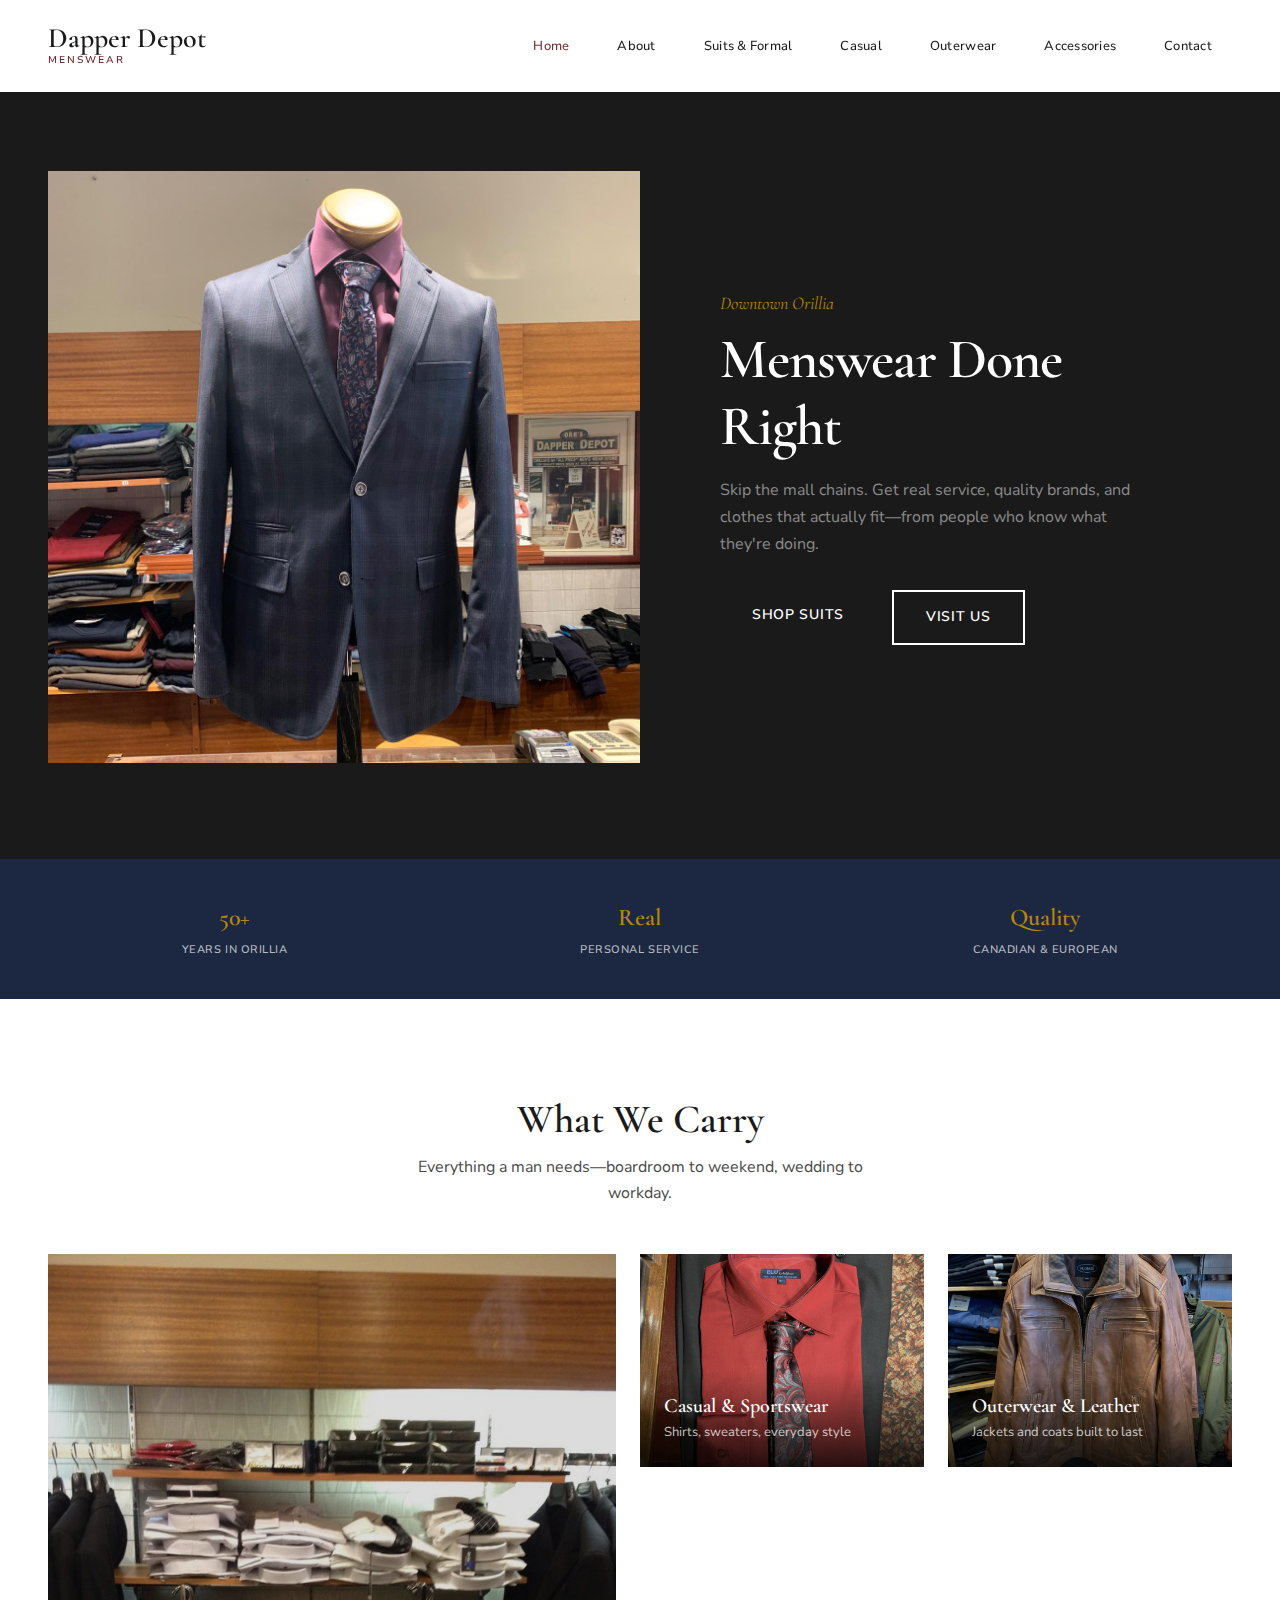
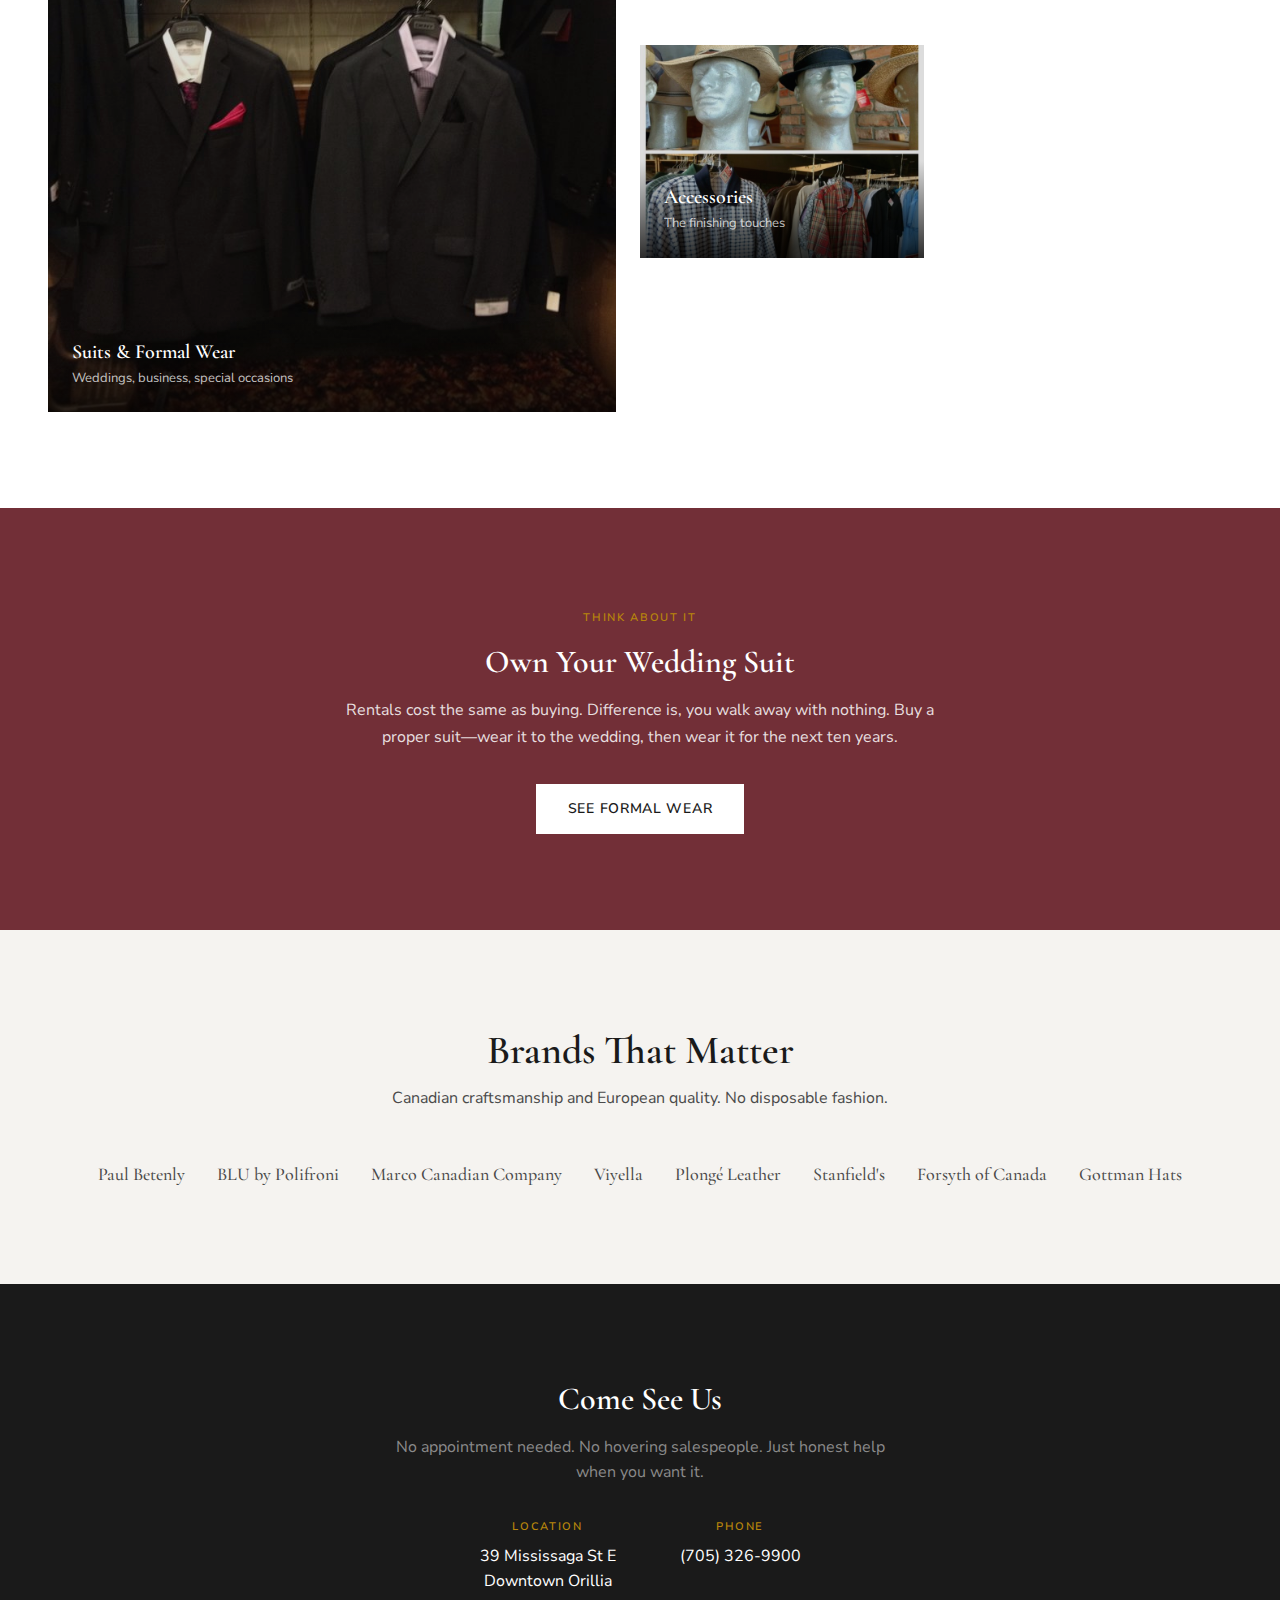
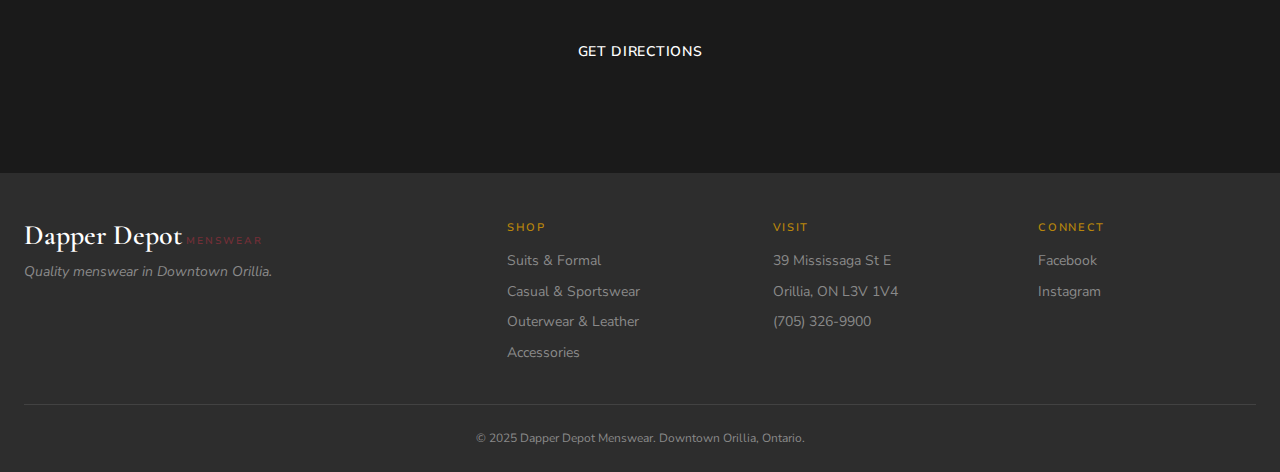
<file: index.html>
<!DOCTYPE html>
<html lang="en">
<head>
    <meta charset="UTF-8">
    <meta name="viewport" content="width=device-width, initial-scale=1.0">
    <title>Dapper Depot Menswear | Men's Suits & Clothing in Orillia, Ontario</title>
    <meta name="description" content="Orillia's independent men's clothing store. Quality suits, formal wear, casual clothing & accessories with real personal service. 39 Mississaga St E, Downtown Orillia.">
    <link rel="icon" type="image/x-icon" href="favicon.ico">
    <link rel="preconnect" href="https://fonts.googleapis.com">
    <link rel="preconnect" href="https://fonts.gstatic.com" crossorigin>
    <link href="https://fonts.googleapis.com/css2?family=Cormorant+Garamond:wght@400;500;600;700&family=Nunito+Sans:wght@300;400;500;600&display=swap" rel="stylesheet">
    <link rel="stylesheet" href="styles.css">
</head>
<body>
    <header class="site-header">
        <div class="header-inner">
            <a href="index.html" class="logo">
                <span class="logo-text">Dapper Depot</span>
                <span class="logo-sub">Menswear</span>
            </a>
            <button class="mobile-menu-toggle" aria-label="Toggle menu">
                <span></span>
                <span></span>
                <span></span>
            </button>
            <nav class="main-nav">
                <ul>
                    <li><a href="index.html" class="active">Home</a></li>
                    <li><a href="about.html">About</a></li>
                    <li><a href="suits-formal.html">Suits & Formal</a></li>
                    <li><a href="casual-sportswear.html">Casual</a></li>
                    <li><a href="outerwear-leather.html">Outerwear</a></li>
                    <li><a href="accessories.html">Accessories</a></li>
                    <li><a href="contact.html">Contact</a></li>
                </ul>
            </nav>
        </div>
    </header>

    <main>
        <section class="hero">
            <div class="hero-image">
                <img src="images/Suit_on_maiqin_1.jpg" alt="Navy suit with pink dress shirt on display at Dapper Depot Menswear Orillia">
            </div>
            <div class="hero-content">
                <p class="hero-tagline">Downtown Orillia</p>
                <h1>Menswear Done Right</h1>
                <p class="hero-desc">Skip the mall chains. Get real service, quality brands, and clothes that actually fit—from people who know what they're doing.</p>
                <div class="hero-cta">
                    <a href="suits-formal.html" class="btn btn-primary">Shop Suits</a>
                    <a href="contact.html" class="btn btn-secondary">Visit Us</a>
                </div>
            </div>
        </section>

        <section class="trust-bar">
            <div class="trust-item">
                <span class="trust-number">50+</span>
                <span class="trust-label">Years in Orillia</span>
            </div>
            <div class="trust-item">
                <span class="trust-number">Real</span>
                <span class="trust-label">Personal Service</span>
            </div>
            <div class="trust-item">
                <span class="trust-number">Quality</span>
                <span class="trust-label">Canadian & European</span>
            </div>
        </section>

        <section class="categories">
            <div class="section-header">
                <h2>What We Carry</h2>
                <p>Everything a man needs—boardroom to weekend, wedding to workday.</p>
            </div>
            <div class="category-grid">
                <a href="suits-formal.html" class="category-card category-large">
                    <img src="images/Black_Suits_dapper.jpg" alt="Men's suits and formal wear at Dapper Depot Orillia">
                    <div class="category-overlay">
                        <h3>Suits & Formal Wear</h3>
                        <p>Weddings, business, special occasions</p>
                    </div>
                </a>
                <a href="casual-sportswear.html" class="category-card">
                    <img src="images/red_dress_shirt.jpg" alt="BLU by Polifroni dress shirts at Dapper Depot">
                    <div class="category-overlay">
                        <h3>Casual & Sportswear</h3>
                        <p>Shirts, sweaters, everyday style</p>
                    </div>
                </a>
                <a href="outerwear-leather.html" class="category-card">
                    <img src="images/Leather_jacket.jpg" alt="Plongé leather jackets at Dapper Depot Orillia">
                    <div class="category-overlay">
                        <h3>Outerwear & Leather</h3>
                        <p>Jackets and coats built to last</p>
                    </div>
                </a>
                <a href="accessories.html" class="category-card">
                    <img src="images/Hats_and_Shirts.jpg" alt="Men's hats and accessories at Dapper Depot">
                    <div class="category-overlay">
                        <h3>Accessories</h3>
                        <p>The finishing touches</p>
                    </div>
                </a>
            </div>
        </section>

        <section class="feature-banner">
            <div class="feature-content">
                <span class="feature-label">Think About It</span>
                <h2>Own Your Wedding Suit</h2>
                <p>Rentals cost the same as buying. Difference is, you walk away with nothing. Buy a proper suit—wear it to the wedding, then wear it for the next ten years.</p>
                <a href="suits-formal.html" class="btn btn-light">See Formal Wear</a>
            </div>
        </section>

        <section class="brands">
            <div class="section-header">
                <h2>Brands That Matter</h2>
                <p>Canadian craftsmanship and European quality. No disposable fashion.</p>
            </div>
            <div class="brand-list">
                <span>Paul Betenly</span>
                <span>BLU by Polifroni</span>
                <span>Marco Canadian Company</span>
                <span>Viyella</span>
                <span>Plongé Leather</span>
                <span>Stanfield's</span>
                <span>Forsyth of Canada</span>
                <span>Gottman Hats</span>
            </div>
        </section>

        <section class="cta-section">
            <div class="cta-content">
                <h2>Come See Us</h2>
                <p>No appointment needed. No hovering salespeople. Just honest help when you want it.</p>
                <div class="cta-details">
                    <div class="cta-info">
                        <strong>Location</strong>
                        <span>39 Mississaga St E</span>
                        <span>Downtown Orillia</span>
                    </div>
                    <div class="cta-info">
                        <strong>Phone</strong>
                        <a href="tel:7053269900">(705) 326-9900</a>
                    </div>
                </div>
                <a href="contact.html" class="btn btn-primary">Get Directions</a>
            </div>
        </section>
    </main>

    <footer class="site-footer">
        <div class="footer-inner">
            <div class="footer-brand">
                <span class="logo-text">Dapper Depot</span>
                <span class="logo-sub">Menswear</span>
                <p>Quality menswear in Downtown Orillia.</p>
            </div>
            <div class="footer-links">
                <h4>Shop</h4>
                <ul>
                    <li><a href="suits-formal.html">Suits & Formal</a></li>
                    <li><a href="casual-sportswear.html">Casual & Sportswear</a></li>
                    <li><a href="outerwear-leather.html">Outerwear & Leather</a></li>
                    <li><a href="accessories.html">Accessories</a></li>
                </ul>
            </div>
            <div class="footer-links">
                <h4>Visit</h4>
                <ul>
                    <li>39 Mississaga St E</li>
                    <li>Orillia, ON L3V 1V4</li>
                    <li><a href="tel:7053269900">(705) 326-9900</a></li>
                </ul>
            </div>
            <div class="footer-links">
                <h4>Connect</h4>
                <ul>
                    <li><a href="https://www.facebook.com/DapperDepotMenswear" target="_blank" rel="noopener">Facebook</a></li>
                    <li><a href="https://www.instagram.com/dapperdepotmenswear" target="_blank" rel="noopener">Instagram</a></li>
                </ul>
            </div>
        </div>
        <div class="footer-bottom">
            <p>&copy; 2025 Dapper Depot Menswear. Downtown Orillia, Ontario.</p>
        </div>
    </footer>

    <script src="script.js"></script>
</body>
</html>
</file>
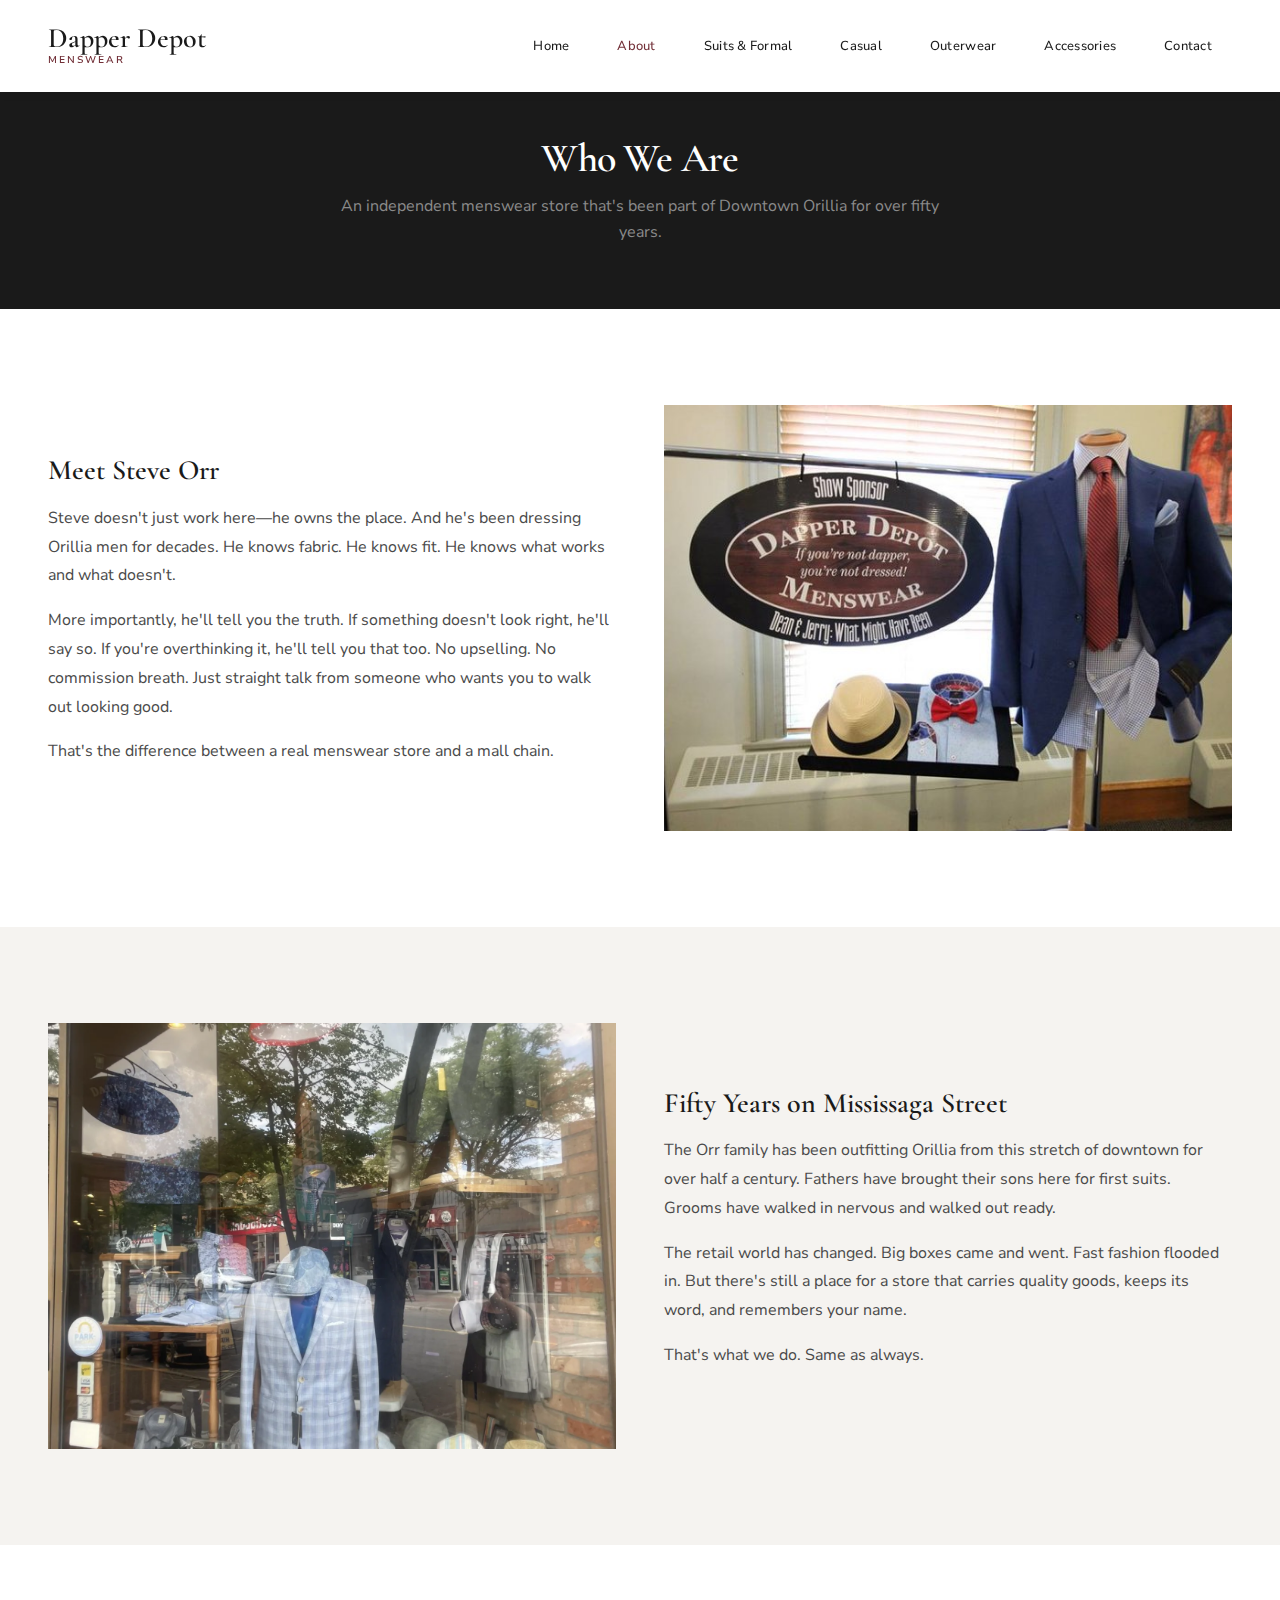
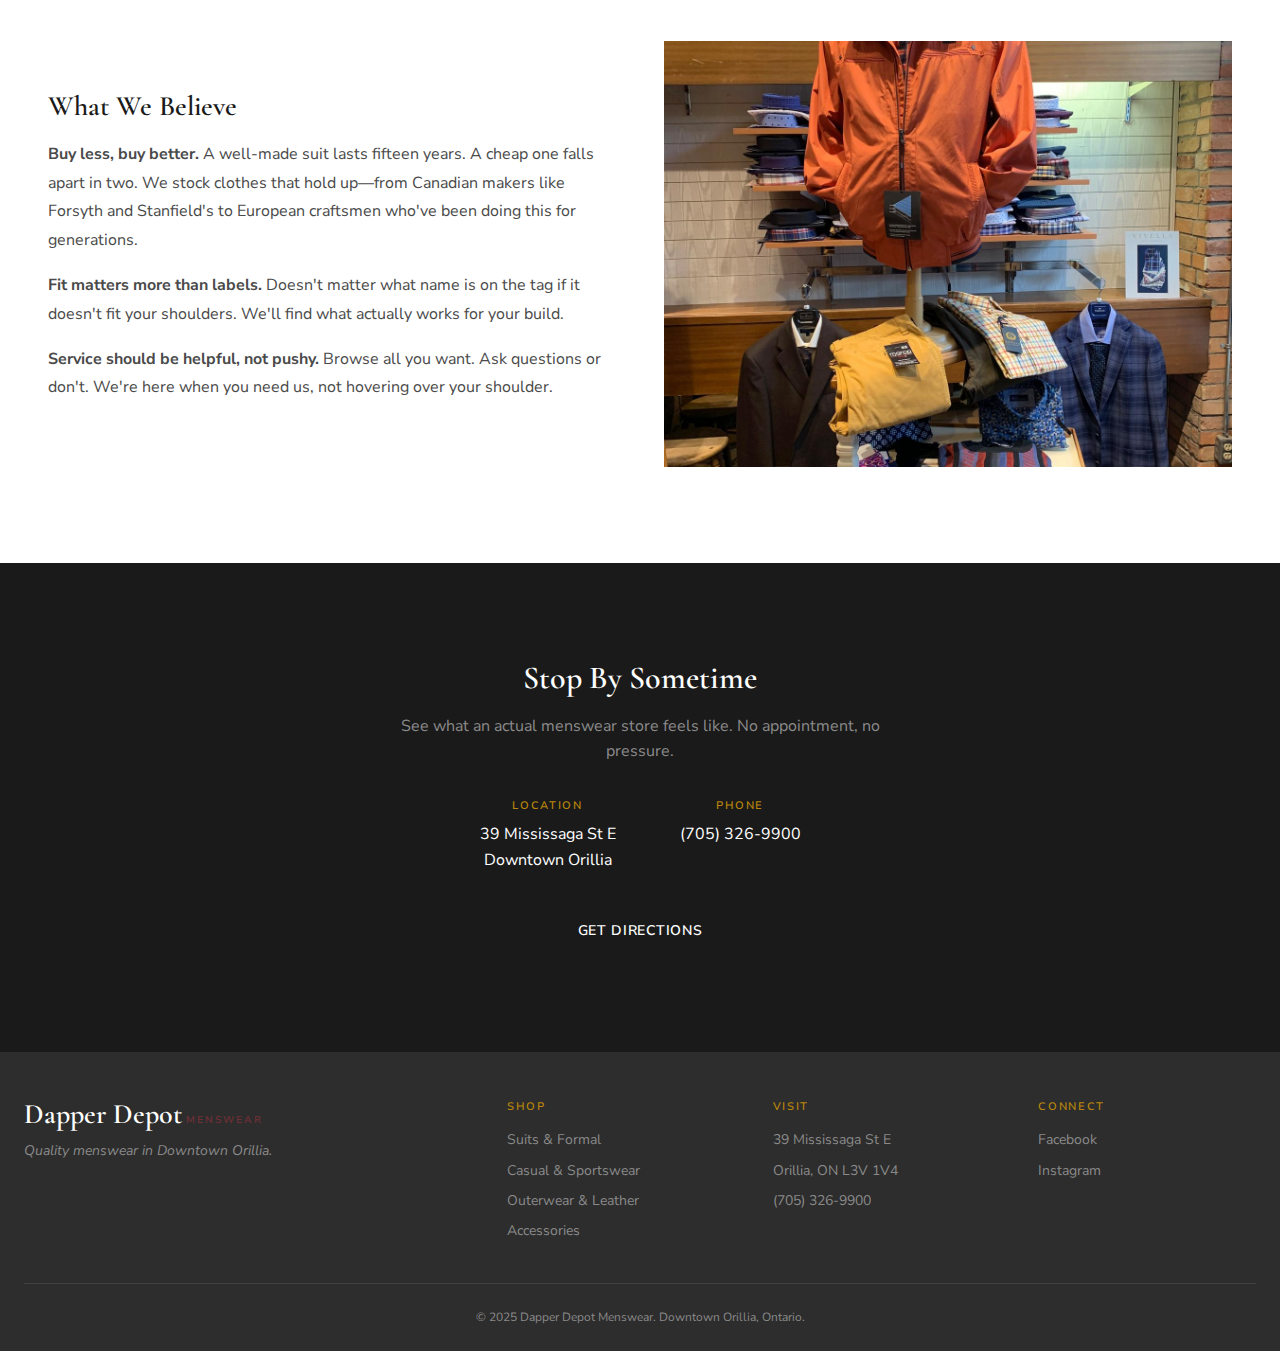
<file: about.html>
<!DOCTYPE html>
<html lang="en">
<head>
    <meta charset="UTF-8">
    <meta name="viewport" content="width=device-width, initial-scale=1.0">
    <title>About Dapper Depot | Men's Clothing Store in Downtown Orillia</title>
    <meta name="description" content="Steve Orr and the team at Dapper Depot Menswear. Decades of experience helping Orillia men look their best. Quality clothing, honest advice, no pressure.">
    <link rel="icon" type="image/x-icon" href="favicon.ico">
    <link rel="preconnect" href="https://fonts.googleapis.com">
    <link rel="preconnect" href="https://fonts.gstatic.com" crossorigin>
    <link href="https://fonts.googleapis.com/css2?family=Cormorant+Garamond:wght@400;500;600;700&family=Nunito+Sans:wght@300;400;500;600&display=swap" rel="stylesheet">
    <link rel="stylesheet" href="styles.css">
</head>
<body>
    <header class="site-header">
        <div class="header-inner">
            <a href="index.html" class="logo">
                <span class="logo-text">Dapper Depot</span>
                <span class="logo-sub">Menswear</span>
            </a>
            <button class="mobile-menu-toggle" aria-label="Toggle menu">
                <span></span>
                <span></span>
                <span></span>
            </button>
            <nav class="main-nav">
                <ul>
                    <li><a href="index.html">Home</a></li>
                    <li><a href="about.html" class="active">About</a></li>
                    <li><a href="suits-formal.html">Suits & Formal</a></li>
                    <li><a href="casual-sportswear.html">Casual</a></li>
                    <li><a href="outerwear-leather.html">Outerwear</a></li>
                    <li><a href="accessories.html">Accessories</a></li>
                    <li><a href="contact.html">Contact</a></li>
                </ul>
            </nav>
        </div>
    </header>

    <main>
        <section class="page-hero">
            <h1>Who We Are</h1>
            <p>An independent menswear store that's been part of Downtown Orillia for over fifty years.</p>
        </section>

        <section class="about-content">
            <div class="about-grid">
                <div class="about-text">
                    <h2>Meet Steve Orr</h2>
                    <p>Steve doesn't just work here—he owns the place. And he's been dressing Orillia men for decades. He knows fabric. He knows fit. He knows what works and what doesn't.</p>
                    <p>More importantly, he'll tell you the truth. If something doesn't look right, he'll say so. If you're overthinking it, he'll tell you that too. No upselling. No commission breath. Just straight talk from someone who wants you to walk out looking good.</p>
                    <p>That's the difference between a real menswear store and a mall chain.</p>
                </div>
                <div class="about-image">
                    <img src="images/Daper_Sign.jpg" alt="Dapper Depot Menswear display with navy suit">
                </div>
            </div>
        </section>

        <section class="about-content" style="background: var(--color-cream);">
            <div class="about-grid">
                <div class="about-image">
                    <img src="images/Plaid_Suit.jpg" alt="Dapper Depot storefront window on Mississaga Street Orillia">
                </div>
                <div class="about-text">
                    <h2>Fifty Years on Mississaga Street</h2>
                    <p>The Orr family has been outfitting Orillia from this stretch of downtown for over half a century. Fathers have brought their sons here for first suits. Grooms have walked in nervous and walked out ready.</p>
                    <p>The retail world has changed. Big boxes came and went. Fast fashion flooded in. But there's still a place for a store that carries quality goods, keeps its word, and remembers your name.</p>
                    <p>That's what we do. Same as always.</p>
                </div>
            </div>
        </section>

        <section class="about-content">
            <div class="about-grid">
                <div class="about-text">
                    <h2>What We Believe</h2>
                    <p><strong>Buy less, buy better.</strong> A well-made suit lasts fifteen years. A cheap one falls apart in two. We stock clothes that hold up—from Canadian makers like Forsyth and Stanfield's to European craftsmen who've been doing this for generations.</p>
                    <p><strong>Fit matters more than labels.</strong> Doesn't matter what name is on the tag if it doesn't fit your shoulders. We'll find what actually works for your build.</p>
                    <p><strong>Service should be helpful, not pushy.</strong> Browse all you want. Ask questions or don't. We're here when you need us, not hovering over your shoulder.</p>
                </div>
                <div class="about-image">
                    <img src="images/Assorted_clothes.jpg" alt="Menswear display with jackets and casual wear at Dapper Depot">
                </div>
            </div>
        </section>

        <section class="cta-section">
            <div class="cta-content">
                <h2>Stop By Sometime</h2>
                <p>See what an actual menswear store feels like. No appointment, no pressure.</p>
                <div class="cta-details">
                    <div class="cta-info">
                        <strong>Location</strong>
                        <span>39 Mississaga St E</span>
                        <span>Downtown Orillia</span>
                    </div>
                    <div class="cta-info">
                        <strong>Phone</strong>
                        <a href="tel:7053269900">(705) 326-9900</a>
                    </div>
                </div>
                <a href="contact.html" class="btn btn-primary">Get Directions</a>
            </div>
        </section>
    </main>

    <footer class="site-footer">
        <div class="footer-inner">
            <div class="footer-brand">
                <span class="logo-text">Dapper Depot</span>
                <span class="logo-sub">Menswear</span>
                <p>Quality menswear in Downtown Orillia.</p>
            </div>
            <div class="footer-links">
                <h4>Shop</h4>
                <ul>
                    <li><a href="suits-formal.html">Suits & Formal</a></li>
                    <li><a href="casual-sportswear.html">Casual & Sportswear</a></li>
                    <li><a href="outerwear-leather.html">Outerwear & Leather</a></li>
                    <li><a href="accessories.html">Accessories</a></li>
                </ul>
            </div>
            <div class="footer-links">
                <h4>Visit</h4>
                <ul>
                    <li>39 Mississaga St E</li>
                    <li>Orillia, ON L3V 1V4</li>
                    <li><a href="tel:7053269900">(705) 326-9900</a></li>
                </ul>
            </div>
            <div class="footer-links">
                <h4>Connect</h4>
                <ul>
                    <li><a href="https://www.facebook.com/DapperDepotMenswear" target="_blank" rel="noopener">Facebook</a></li>
                    <li><a href="https://www.instagram.com/dapperdepotmenswear" target="_blank" rel="noopener">Instagram</a></li>
                </ul>
            </div>
        </div>
        <div class="footer-bottom">
            <p>&copy; 2025 Dapper Depot Menswear. Downtown Orillia, Ontario.</p>
        </div>
    </footer>

    <script src="script.js"></script>
</body>
</html>
</file>
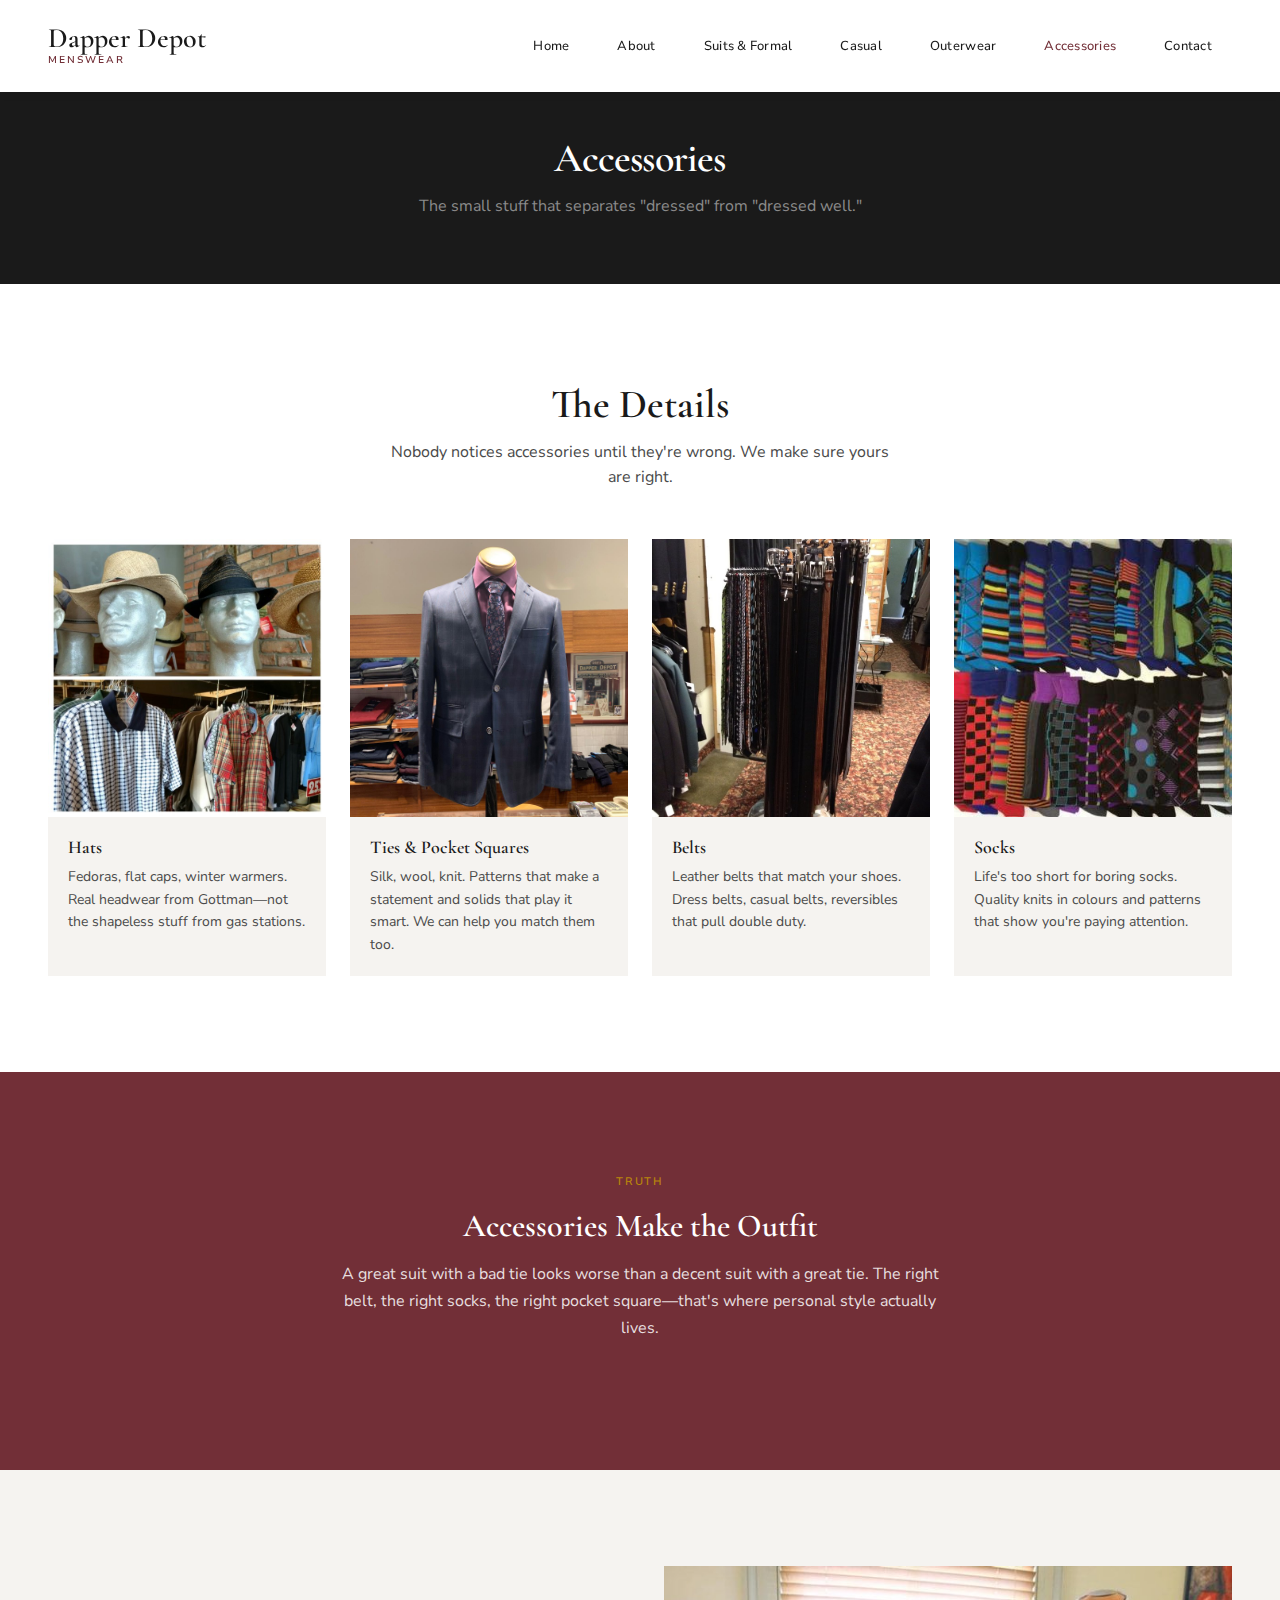
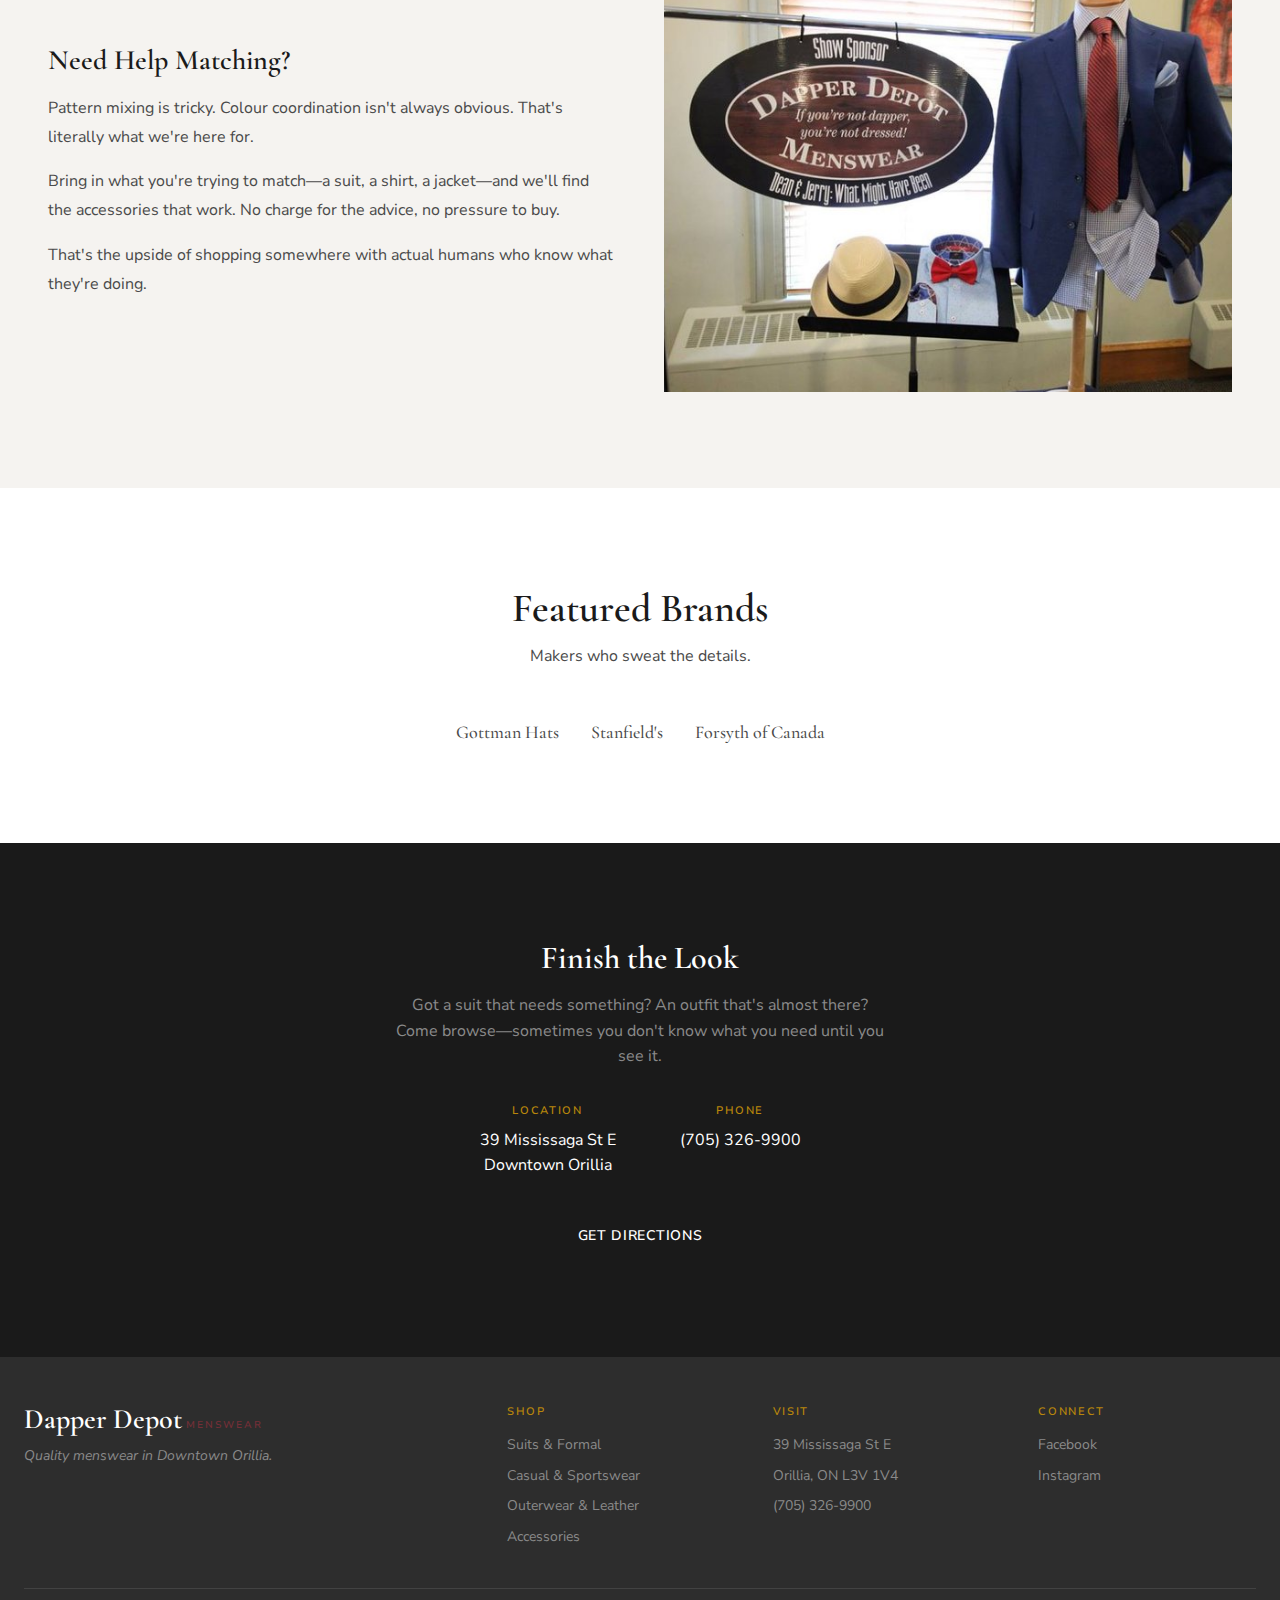
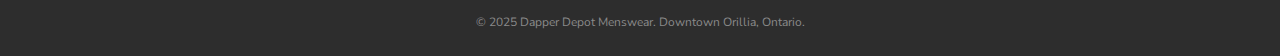
<file: accessories.html>
<!DOCTYPE html>
<html lang="en">
<head>
    <meta charset="UTF-8">
    <meta name="viewport" content="width=device-width, initial-scale=1.0">
    <title>Men's Hats, Ties & Accessories | Orillia Men's Clothing Store</title>
    <meta name="description" content="Quality men's accessories in Orillia. Gottman hats, ties, belts, socks & finishing touches at Dapper Depot Menswear, Downtown Orillia.">
    <link rel="icon" type="image/x-icon" href="favicon.ico">
    <link rel="preconnect" href="https://fonts.googleapis.com">
    <link rel="preconnect" href="https://fonts.gstatic.com" crossorigin>
    <link href="https://fonts.googleapis.com/css2?family=Cormorant+Garamond:wght@400;500;600;700&family=Nunito+Sans:wght@300;400;500;600&display=swap" rel="stylesheet">
    <link rel="stylesheet" href="styles.css">
</head>
<body>
    <header class="site-header">
        <div class="header-inner">
            <a href="index.html" class="logo">
                <span class="logo-text">Dapper Depot</span>
                <span class="logo-sub">Menswear</span>
            </a>
            <button class="mobile-menu-toggle" aria-label="Toggle menu">
                <span></span>
                <span></span>
                <span></span>
            </button>
            <nav class="main-nav">
                <ul>
                    <li><a href="index.html">Home</a></li>
                    <li><a href="about.html">About</a></li>
                    <li><a href="suits-formal.html">Suits & Formal</a></li>
                    <li><a href="casual-sportswear.html">Casual</a></li>
                    <li><a href="outerwear-leather.html">Outerwear</a></li>
                    <li><a href="accessories.html" class="active">Accessories</a></li>
                    <li><a href="contact.html">Contact</a></li>
                </ul>
            </nav>
        </div>
    </header>

    <main>
        <section class="page-hero">
            <h1>Accessories</h1>
            <p>The small stuff that separates "dressed" from "dressed well."</p>
        </section>

        <section class="product-section">
            <div class="section-header">
                <h2>The Details</h2>
                <p>Nobody notices accessories until they're wrong. We make sure yours are right.</p>
            </div>
            <div class="product-grid">
                <div class="product-card">
                    <img src="images/Hats_and_Shirts.jpg" alt="Gottman men's hats at Dapper Depot Orillia">
                    <div class="product-info">
                        <h3>Hats</h3>
                        <p>Fedoras, flat caps, winter warmers. Real headwear from Gottman—not the shapeless stuff from gas stations.</p>
                    </div>
                </div>
                <div class="product-card">
                    <img src="images/Suit_on_maiqin_1.jpg" alt="Men's ties and neckwear at Dapper Depot">
                    <div class="product-info">
                        <h3>Ties & Pocket Squares</h3>
                        <p>Silk, wool, knit. Patterns that make a statement and solids that play it smart. We can help you match them too.</p>
                    </div>
                </div>
                <div class="product-card">
                    <img src="images/belts.jpg" alt="Men's leather belts at Dapper Depot Orillia">
                    <div class="product-info">
                        <h3>Belts</h3>
                        <p>Leather belts that match your shoes. Dress belts, casual belts, reversibles that pull double duty.</p>
                    </div>
                </div>
                <div class="product-card">
                    <img src="images/Colorful_sock.jpg" alt="Men's dress socks at Dapper Depot Orillia">
                    <div class="product-info">
                        <h3>Socks</h3>
                        <p>Life's too short for boring socks. Quality knits in colours and patterns that show you're paying attention.</p>
                    </div>
                </div>
            </div>
        </section>

        <section class="feature-banner">
            <div class="feature-content">
                <span class="feature-label">Truth</span>
                <h2>Accessories Make the Outfit</h2>
                <p>A great suit with a bad tie looks worse than a decent suit with a great tie. The right belt, the right socks, the right pocket square—that's where personal style actually lives.</p>
            </div>
        </section>

        <section class="about-content" style="background: var(--color-cream);">
            <div class="about-grid">
                <div class="about-text">
                    <h2>Need Help Matching?</h2>
                    <p>Pattern mixing is tricky. Colour coordination isn't always obvious. That's literally what we're here for.</p>
                    <p>Bring in what you're trying to match—a suit, a shirt, a jacket—and we'll find the accessories that work. No charge for the advice, no pressure to buy.</p>
                    <p>That's the upside of shopping somewhere with actual humans who know what they're doing.</p>
                </div>
                <div class="about-image">
                    <img src="images/Daper_Sign.jpg" alt="Accessory selection at Dapper Depot Menswear">
                </div>
            </div>
        </section>

        <section class="brands" style="background: var(--color-white);">
            <div class="section-header">
                <h2>Featured Brands</h2>
                <p>Makers who sweat the details.</p>
            </div>
            <div class="brand-list">
                <span>Gottman Hats</span>
                <span>Stanfield's</span>
                <span>Forsyth of Canada</span>
            </div>
        </section>

        <section class="cta-section">
            <div class="cta-content">
                <h2>Finish the Look</h2>
                <p>Got a suit that needs something? An outfit that's almost there? Come browse—sometimes you don't know what you need until you see it.</p>
                <div class="cta-details">
                    <div class="cta-info">
                        <strong>Location</strong>
                        <span>39 Mississaga St E</span>
                        <span>Downtown Orillia</span>
                    </div>
                    <div class="cta-info">
                        <strong>Phone</strong>
                        <a href="tel:7053269900">(705) 326-9900</a>
                    </div>
                </div>
                <a href="contact.html" class="btn btn-primary">Get Directions</a>
            </div>
        </section>
    </main>

    <footer class="site-footer">
        <div class="footer-inner">
            <div class="footer-brand">
                <span class="logo-text">Dapper Depot</span>
                <span class="logo-sub">Menswear</span>
                <p>Quality menswear in Downtown Orillia.</p>
            </div>
            <div class="footer-links">
                <h4>Shop</h4>
                <ul>
                    <li><a href="suits-formal.html">Suits & Formal</a></li>
                    <li><a href="casual-sportswear.html">Casual & Sportswear</a></li>
                    <li><a href="outerwear-leather.html">Outerwear & Leather</a></li>
                    <li><a href="accessories.html">Accessories</a></li>
                </ul>
            </div>
            <div class="footer-links">
                <h4>Visit</h4>
                <ul>
                    <li>39 Mississaga St E</li>
                    <li>Orillia, ON L3V 1V4</li>
                    <li><a href="tel:7053269900">(705) 326-9900</a></li>
                </ul>
            </div>
            <div class="footer-links">
                <h4>Connect</h4>
                <ul>
                    <li><a href="https://www.facebook.com/DapperDepotMenswear" target="_blank" rel="noopener">Facebook</a></li>
                    <li><a href="https://www.instagram.com/dapperdepotmenswear" target="_blank" rel="noopener">Instagram</a></li>
                </ul>
            </div>
        </div>
        <div class="footer-bottom">
            <p>&copy; 2025 Dapper Depot Menswear. Downtown Orillia, Ontario.</p>
        </div>
    </footer>

    <script src="script.js"></script>
</body>
</html>
</file>
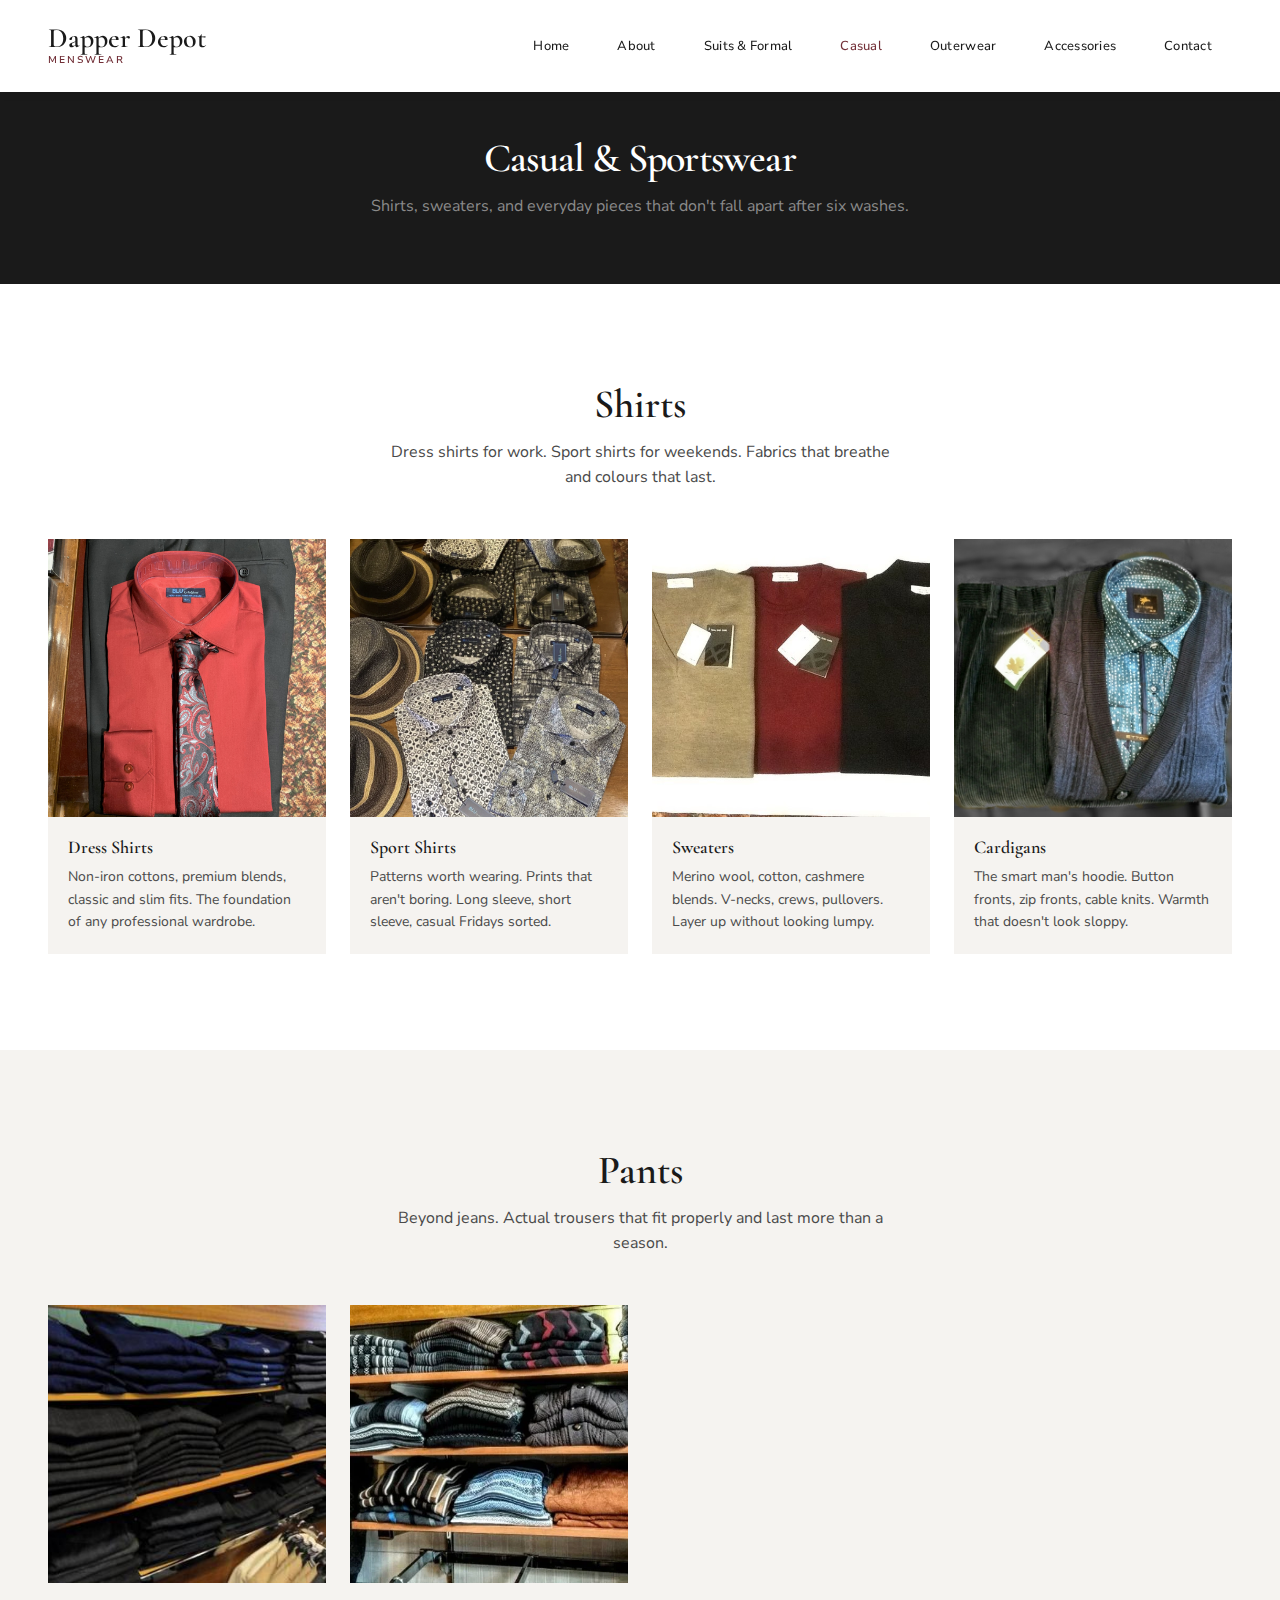
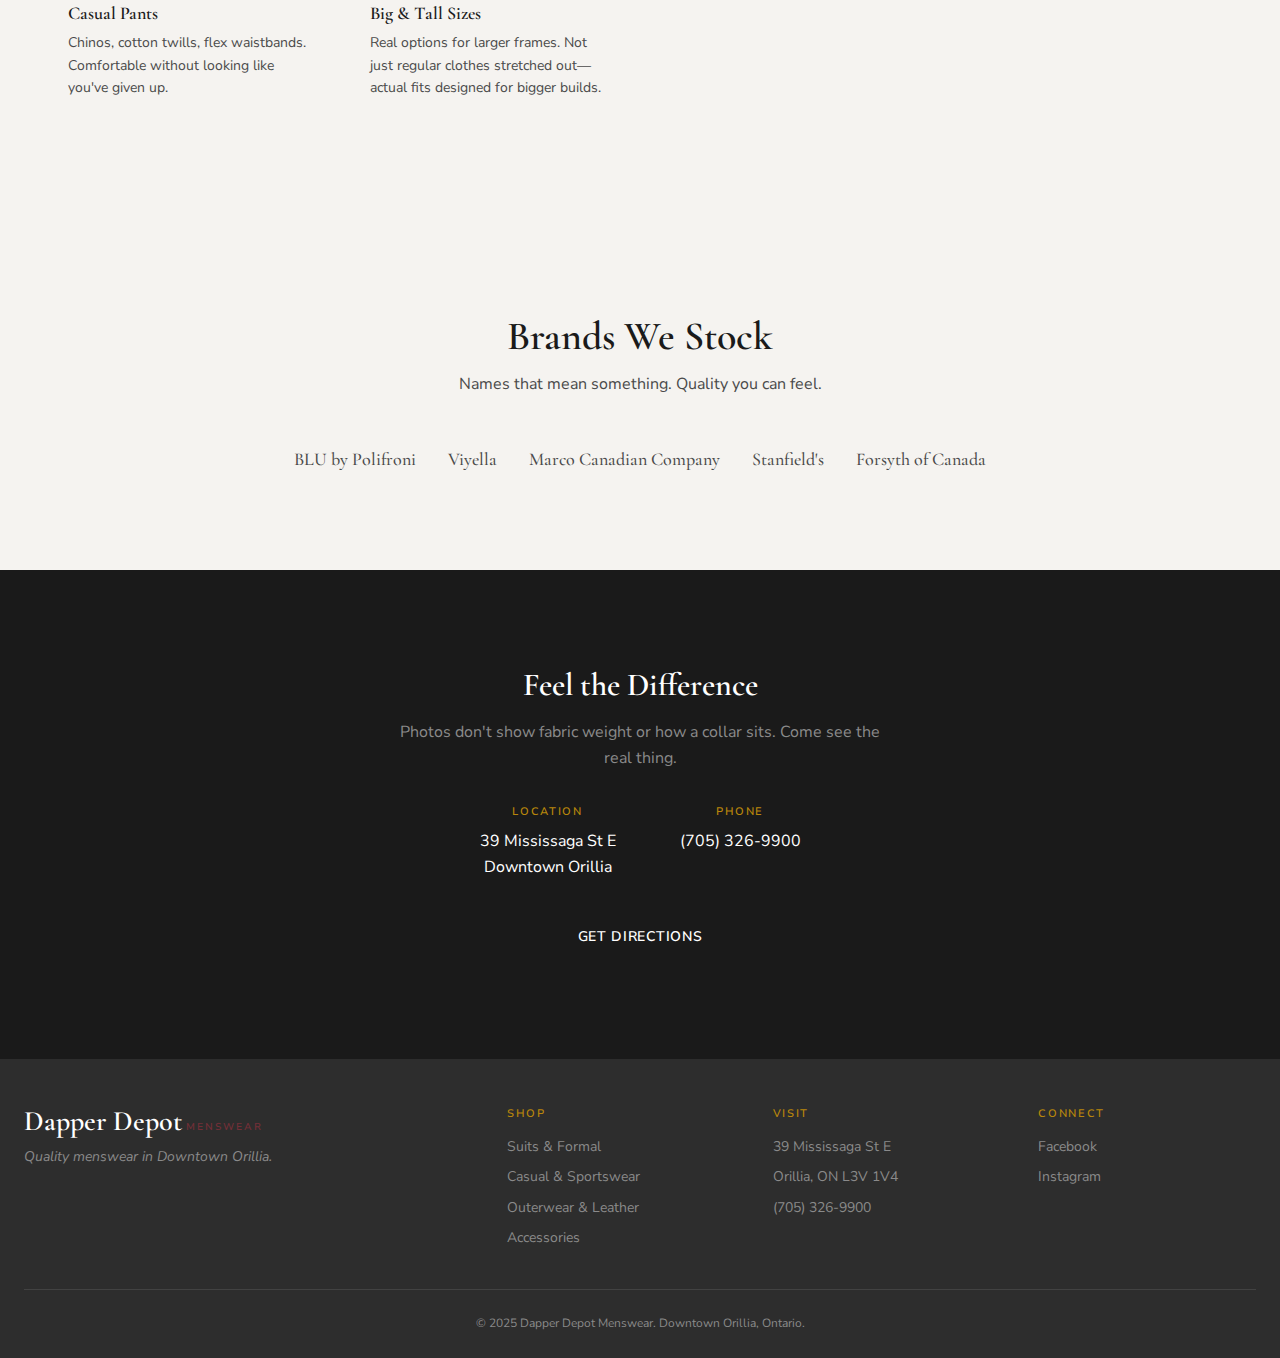
<file: casual-sportswear.html>
<!DOCTYPE html>
<html lang="en">
<head>
    <meta charset="UTF-8">
    <meta name="viewport" content="width=device-width, initial-scale=1.0">
    <title>Men's Dress Shirts, Sweaters & Casual Wear | Orillia Clothing Store</title>
    <meta name="description" content="Quality men's dress shirts, sport shirts, sweaters and casual clothing in Orillia. BLU by Polifroni, Viyella & Canadian brands. Dapper Depot Menswear, Downtown Orillia.">
    <link rel="icon" type="image/x-icon" href="favicon.ico">
    <link rel="preconnect" href="https://fonts.googleapis.com">
    <link rel="preconnect" href="https://fonts.gstatic.com" crossorigin>
    <link href="https://fonts.googleapis.com/css2?family=Cormorant+Garamond:wght@400;500;600;700&family=Nunito+Sans:wght@300;400;500;600&display=swap" rel="stylesheet">
    <link rel="stylesheet" href="styles.css">
</head>
<body>
    <header class="site-header">
        <div class="header-inner">
            <a href="index.html" class="logo">
                <span class="logo-text">Dapper Depot</span>
                <span class="logo-sub">Menswear</span>
            </a>
            <button class="mobile-menu-toggle" aria-label="Toggle menu">
                <span></span>
                <span></span>
                <span></span>
            </button>
            <nav class="main-nav">
                <ul>
                    <li><a href="index.html">Home</a></li>
                    <li><a href="about.html">About</a></li>
                    <li><a href="suits-formal.html">Suits & Formal</a></li>
                    <li><a href="casual-sportswear.html" class="active">Casual</a></li>
                    <li><a href="outerwear-leather.html">Outerwear</a></li>
                    <li><a href="accessories.html">Accessories</a></li>
                    <li><a href="contact.html">Contact</a></li>
                </ul>
            </nav>
        </div>
    </header>

    <main>
        <section class="page-hero">
            <h1>Casual & Sportswear</h1>
            <p>Shirts, sweaters, and everyday pieces that don't fall apart after six washes.</p>
        </section>

        <section class="product-section">
            <div class="section-header">
                <h2>Shirts</h2>
                <p>Dress shirts for work. Sport shirts for weekends. Fabrics that breathe and colours that last.</p>
            </div>
            <div class="product-grid">
                <div class="product-card">
                    <img src="images/red_dress_shirt.jpg" alt="BLU by Polifroni dress shirt at Dapper Depot">
                    <div class="product-info">
                        <h3>Dress Shirts</h3>
                        <p>Non-iron cottons, premium blends, classic and slim fits. The foundation of any professional wardrobe.</p>
                    </div>
                </div>
                <div class="product-card">
                    <img src="images/Dress_shirts_aranged.jpg" alt="Sport shirts collection at Dapper Depot Orillia">
                    <div class="product-info">
                        <h3>Sport Shirts</h3>
                        <p>Patterns worth wearing. Prints that aren't boring. Long sleeve, short sleeve, casual Fridays sorted.</p>
                    </div>
                </div>
                <div class="product-card">
                    <img src="images/Sweaters.jpg" alt="Merino wool sweaters at Dapper Depot">
                    <div class="product-info">
                        <h3>Sweaters</h3>
                        <p>Merino wool, cotton, cashmere blends. V-necks, crews, pullovers. Layer up without looking lumpy.</p>
                    </div>
                </div>
                <div class="product-card">
                    <img src="images/seater.jpg" alt="Men's cardigan and sport shirt at Dapper Depot Orillia">
                    <div class="product-info">
                        <h3>Cardigans</h3>
                        <p>The smart man's hoodie. Button fronts, zip fronts, cable knits. Warmth that doesn't look sloppy.</p>
                    </div>
                </div>
            </div>
        </section>

        <section class="product-section" style="background: var(--color-cream);">
            <div class="section-header">
                <h2>Pants</h2>
                <p>Beyond jeans. Actual trousers that fit properly and last more than a season.</p>
            </div>
            <div class="product-grid">
                <div class="product-card">
                    <img src="images/pants.jpg" alt="Men's dress pants and trousers at Dapper Depot Orillia">
                    <div class="product-info">
                        <h3>Casual Pants</h3>
                        <p>Chinos, cotton twills, flex waistbands. Comfortable without looking like you've given up.</p>
                    </div>
                </div>
                <div class="product-card">
                    <img src="images/Clothes_folded.png" alt="Big and tall menswear at Dapper Depot Orillia">
                    <div class="product-info">
                        <h3>Big & Tall Sizes</h3>
                        <p>Real options for larger frames. Not just regular clothes stretched out—actual fits designed for bigger builds.</p>
                    </div>
                </div>
            </div>
        </section>

        <section class="brands">
            <div class="section-header">
                <h2>Brands We Stock</h2>
                <p>Names that mean something. Quality you can feel.</p>
            </div>
            <div class="brand-list">
                <span>BLU by Polifroni</span>
                <span>Viyella</span>
                <span>Marco Canadian Company</span>
                <span>Stanfield's</span>
                <span>Forsyth of Canada</span>
            </div>
        </section>

        <section class="cta-section">
            <div class="cta-content">
                <h2>Feel the Difference</h2>
                <p>Photos don't show fabric weight or how a collar sits. Come see the real thing.</p>
                <div class="cta-details">
                    <div class="cta-info">
                        <strong>Location</strong>
                        <span>39 Mississaga St E</span>
                        <span>Downtown Orillia</span>
                    </div>
                    <div class="cta-info">
                        <strong>Phone</strong>
                        <a href="tel:7053269900">(705) 326-9900</a>
                    </div>
                </div>
                <a href="contact.html" class="btn btn-primary">Get Directions</a>
            </div>
        </section>
    </main>

    <footer class="site-footer">
        <div class="footer-inner">
            <div class="footer-brand">
                <span class="logo-text">Dapper Depot</span>
                <span class="logo-sub">Menswear</span>
                <p>Quality menswear in Downtown Orillia.</p>
            </div>
            <div class="footer-links">
                <h4>Shop</h4>
                <ul>
                    <li><a href="suits-formal.html">Suits & Formal</a></li>
                    <li><a href="casual-sportswear.html">Casual & Sportswear</a></li>
                    <li><a href="outerwear-leather.html">Outerwear & Leather</a></li>
                    <li><a href="accessories.html">Accessories</a></li>
                </ul>
            </div>
            <div class="footer-links">
                <h4>Visit</h4>
                <ul>
                    <li>39 Mississaga St E</li>
                    <li>Orillia, ON L3V 1V4</li>
                    <li><a href="tel:7053269900">(705) 326-9900</a></li>
                </ul>
            </div>
            <div class="footer-links">
                <h4>Connect</h4>
                <ul>
                    <li><a href="https://www.facebook.com/DapperDepotMenswear" target="_blank" rel="noopener">Facebook</a></li>
                    <li><a href="https://www.instagram.com/dapperdepotmenswear" target="_blank" rel="noopener">Instagram</a></li>
                </ul>
            </div>
        </div>
        <div class="footer-bottom">
            <p>&copy; 2025 Dapper Depot Menswear. Downtown Orillia, Ontario.</p>
        </div>
    </footer>

    <script src="script.js"></script>
</body>
</html>
</file>
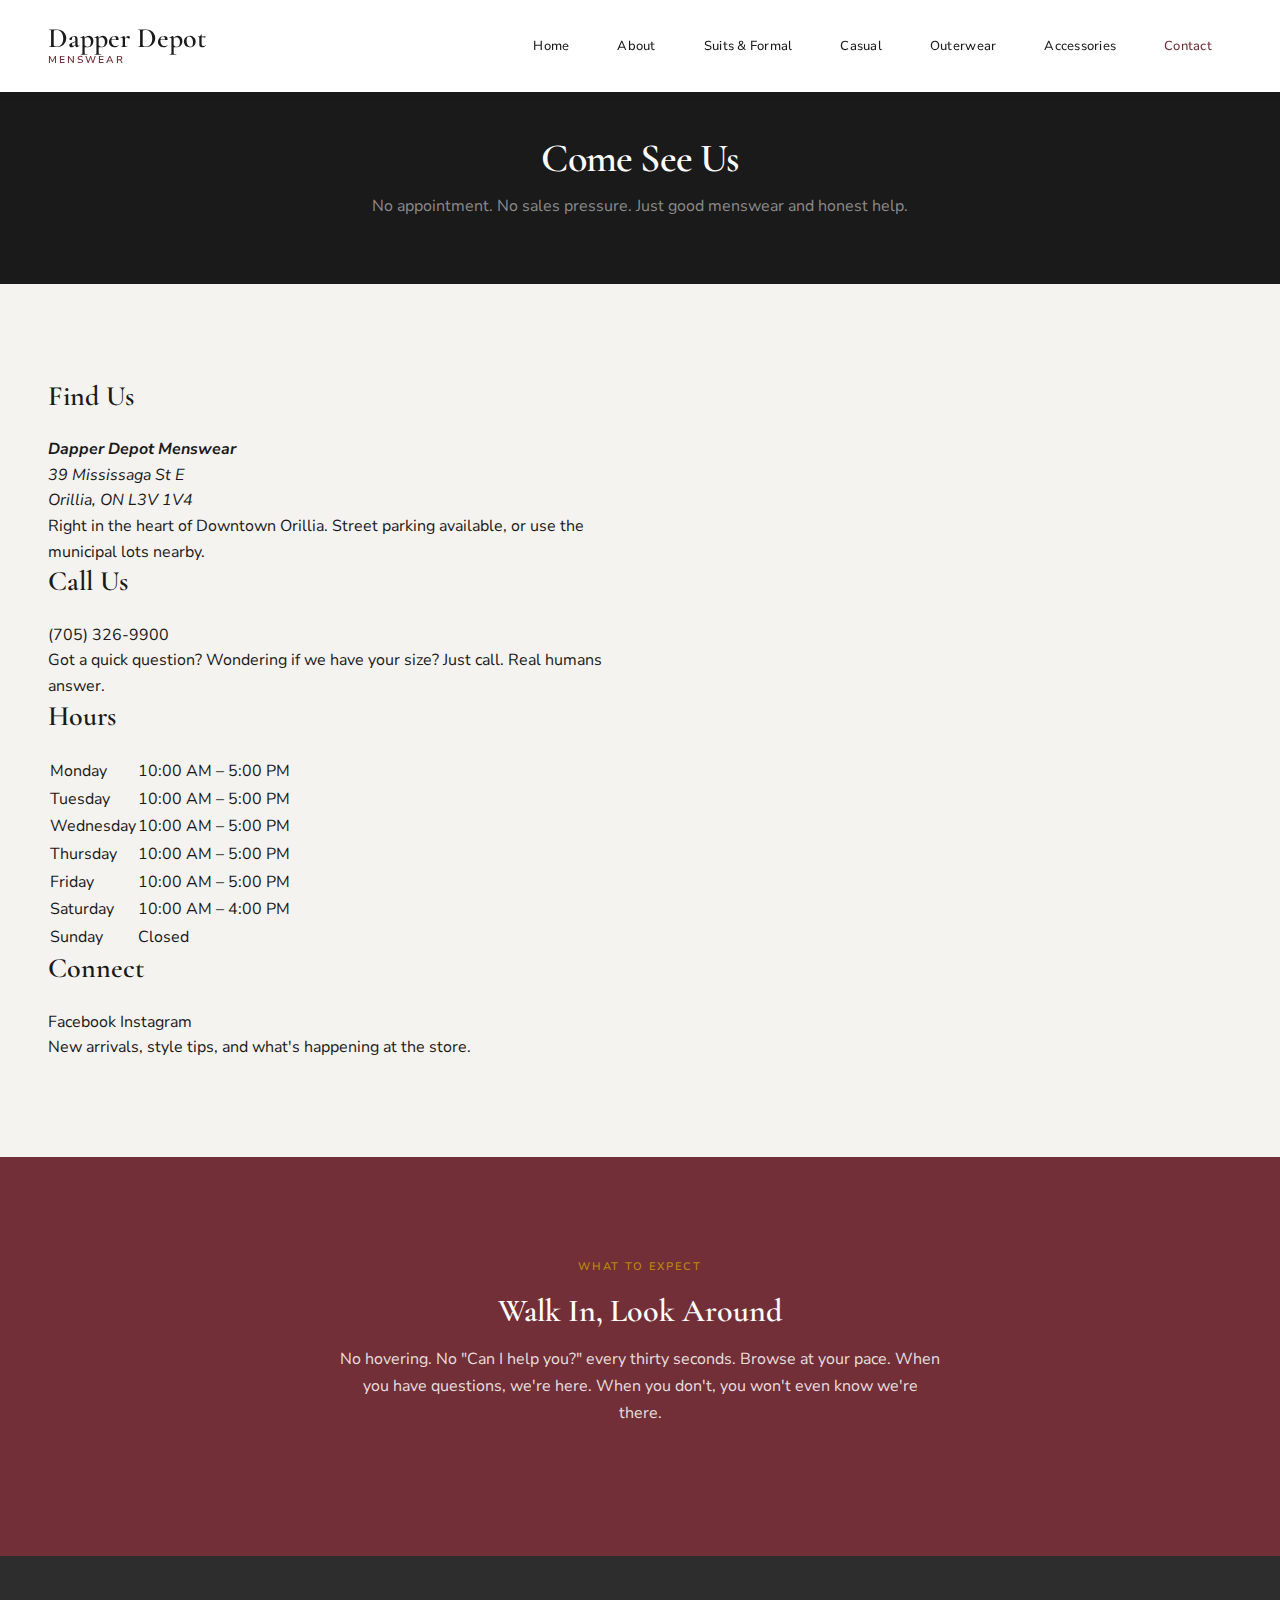
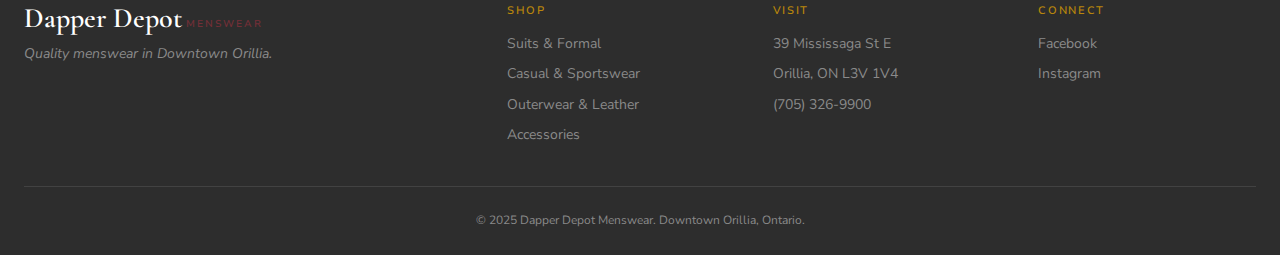
<file: contact.html>
<!DOCTYPE html>
<html lang="en">
<head>
    <meta charset="UTF-8">
    <meta name="viewport" content="width=device-width, initial-scale=1.0">
    <title>Contact & Hours | Dapper Depot Menswear, Downtown Orillia</title>
    <meta name="description" content="Visit Dapper Depot Menswear at 39 Mississaga St E, Downtown Orillia. Call (705) 326-9900. Open Mon-Fri 10-5, Sat 10-4. No appointment needed.">
    <link rel="icon" type="image/x-icon" href="favicon.ico">
    <link rel="preconnect" href="https://fonts.googleapis.com">
    <link rel="preconnect" href="https://fonts.gstatic.com" crossorigin>
    <link href="https://fonts.googleapis.com/css2?family=Cormorant+Garamond:wght@400;500;600;700&family=Nunito+Sans:wght@300;400;500;600&display=swap" rel="stylesheet">
    <link rel="stylesheet" href="styles.css">
</head>
<body>
    <header class="site-header">
        <div class="header-inner">
            <a href="index.html" class="logo">
                <span class="logo-text">Dapper Depot</span>
                <span class="logo-sub">Menswear</span>
            </a>
            <button class="mobile-menu-toggle" aria-label="Toggle menu">
                <span></span>
                <span></span>
                <span></span>
            </button>
            <nav class="main-nav">
                <ul>
                    <li><a href="index.html">Home</a></li>
                    <li><a href="about.html">About</a></li>
                    <li><a href="suits-formal.html">Suits & Formal</a></li>
                    <li><a href="casual-sportswear.html">Casual</a></li>
                    <li><a href="outerwear-leather.html">Outerwear</a></li>
                    <li><a href="accessories.html">Accessories</a></li>
                    <li><a href="contact.html" class="active">Contact</a></li>
                </ul>
            </nav>
        </div>
    </header>

    <main>
        <section class="page-hero">
            <h1>Come See Us</h1>
            <p>No appointment. No sales pressure. Just good menswear and honest help.</p>
        </section>

        <section class="contact-section">
            <div class="contact-grid">
                <div class="contact-info">
                    <div class="info-block">
                        <h2>Find Us</h2>
                        <address>
                            <strong>Dapper Depot Menswear</strong><br>
                            39 Mississaga St E<br>
                            Orillia, ON L3V 1V4
                        </address>
                        <p class="location-note">Right in the heart of Downtown Orillia. Street parking available, or use the municipal lots nearby.</p>
                    </div>

                    <div class="info-block">
                        <h2>Call Us</h2>
                        <a href="tel:7053269900" class="phone-link">(705) 326-9900</a>
                        <p class="phone-note">Got a quick question? Wondering if we have your size? Just call. Real humans answer.</p>
                    </div>

                    <div class="info-block">
                        <h2>Hours</h2>
                        <table class="hours-table">
                            <tr>
                                <td>Monday</td>
                                <td>10:00 AM – 5:00 PM</td>
                            </tr>
                            <tr>
                                <td>Tuesday</td>
                                <td>10:00 AM – 5:00 PM</td>
                            </tr>
                            <tr>
                                <td>Wednesday</td>
                                <td>10:00 AM – 5:00 PM</td>
                            </tr>
                            <tr>
                                <td>Thursday</td>
                                <td>10:00 AM – 5:00 PM</td>
                            </tr>
                            <tr>
                                <td>Friday</td>
                                <td>10:00 AM – 5:00 PM</td>
                            </tr>
                            <tr>
                                <td>Saturday</td>
                                <td>10:00 AM – 4:00 PM</td>
                            </tr>
                            <tr>
                                <td>Sunday</td>
                                <td>Closed</td>
                            </tr>
                        </table>
                    </div>

                    <div class="info-block">
                        <h2>Connect</h2>
                        <div class="social-links">
                            <a href="https://www.facebook.com/DapperDepotMenswear" target="_blank" rel="noopener" class="social-link">Facebook</a>
                            <a href="https://www.instagram.com/dapperdepotmenswear" target="_blank" rel="noopener" class="social-link">Instagram</a>
                        </div>
                        <p class="social-note">New arrivals, style tips, and what's happening at the store.</p>
                    </div>
                </div>

                <div class="contact-map">
                    <iframe 
                        src="https://www.google.com/maps/embed?pb=!1m18!1m12!1m3!1d2847.0847091372695!2d-79.41952!3d44.610833!2m3!1f0!2f0!3f0!3m2!1i1024!2i768!4f13.1!3m3!1m2!1s0x4d2aaf3b0e!2s39%20Mississaga%20St%20E%2C%20Orillia%2C%20ON%20L3V%201V4!5e0!3m2!1sen!2sca!4v1"
                        width="100%" 
                        height="450" 
                        style="border:0;" 
                        allowfullscreen="" 
                        loading="lazy" 
                        referrerpolicy="no-referrer-when-downgrade"
                        title="Dapper Depot Menswear location on Google Maps">
                    </iframe>
                </div>
            </div>
        </section>

        <section class="feature-banner">
            <div class="feature-content">
                <span class="feature-label">What to Expect</span>
                <h2>Walk In, Look Around</h2>
                <p>No hovering. No "Can I help you?" every thirty seconds. Browse at your pace. When you have questions, we're here. When you don't, you won't even know we're there.</p>
            </div>
        </section>
    </main>

    <footer class="site-footer">
        <div class="footer-inner">
            <div class="footer-brand">
                <span class="logo-text">Dapper Depot</span>
                <span class="logo-sub">Menswear</span>
                <p>Quality menswear in Downtown Orillia.</p>
            </div>
            <div class="footer-links">
                <h4>Shop</h4>
                <ul>
                    <li><a href="suits-formal.html">Suits & Formal</a></li>
                    <li><a href="casual-sportswear.html">Casual & Sportswear</a></li>
                    <li><a href="outerwear-leather.html">Outerwear & Leather</a></li>
                    <li><a href="accessories.html">Accessories</a></li>
                </ul>
            </div>
            <div class="footer-links">
                <h4>Visit</h4>
                <ul>
                    <li>39 Mississaga St E</li>
                    <li>Orillia, ON L3V 1V4</li>
                    <li><a href="tel:7053269900">(705) 326-9900</a></li>
                </ul>
            </div>
            <div class="footer-links">
                <h4>Connect</h4>
                <ul>
                    <li><a href="https://www.facebook.com/DapperDepotMenswear" target="_blank" rel="noopener">Facebook</a></li>
                    <li><a href="https://www.instagram.com/dapperdepotmenswear" target="_blank" rel="noopener">Instagram</a></li>
                </ul>
            </div>
        </div>
        <div class="footer-bottom">
            <p>&copy; 2025 Dapper Depot Menswear. Downtown Orillia, Ontario.</p>
        </div>
    </footer>

    <script src="script.js"></script>
</body>
</html>
</file>
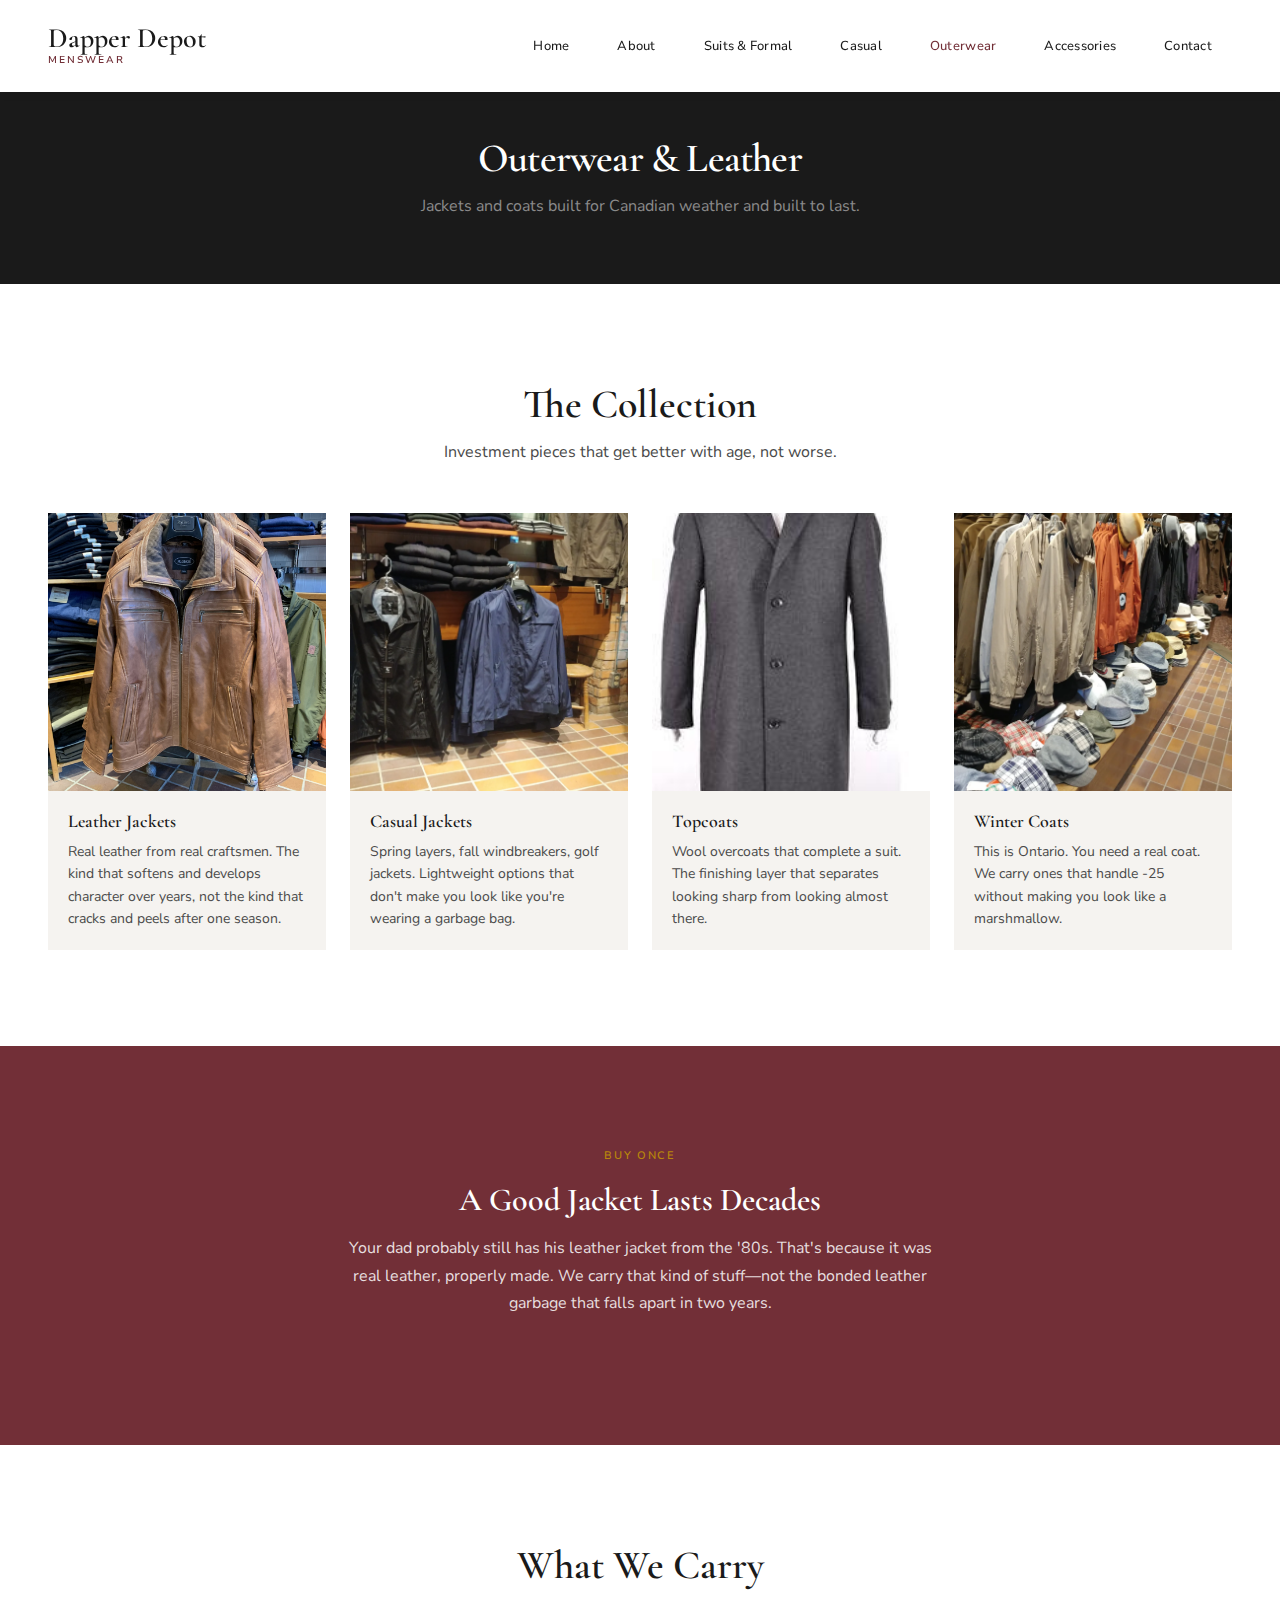
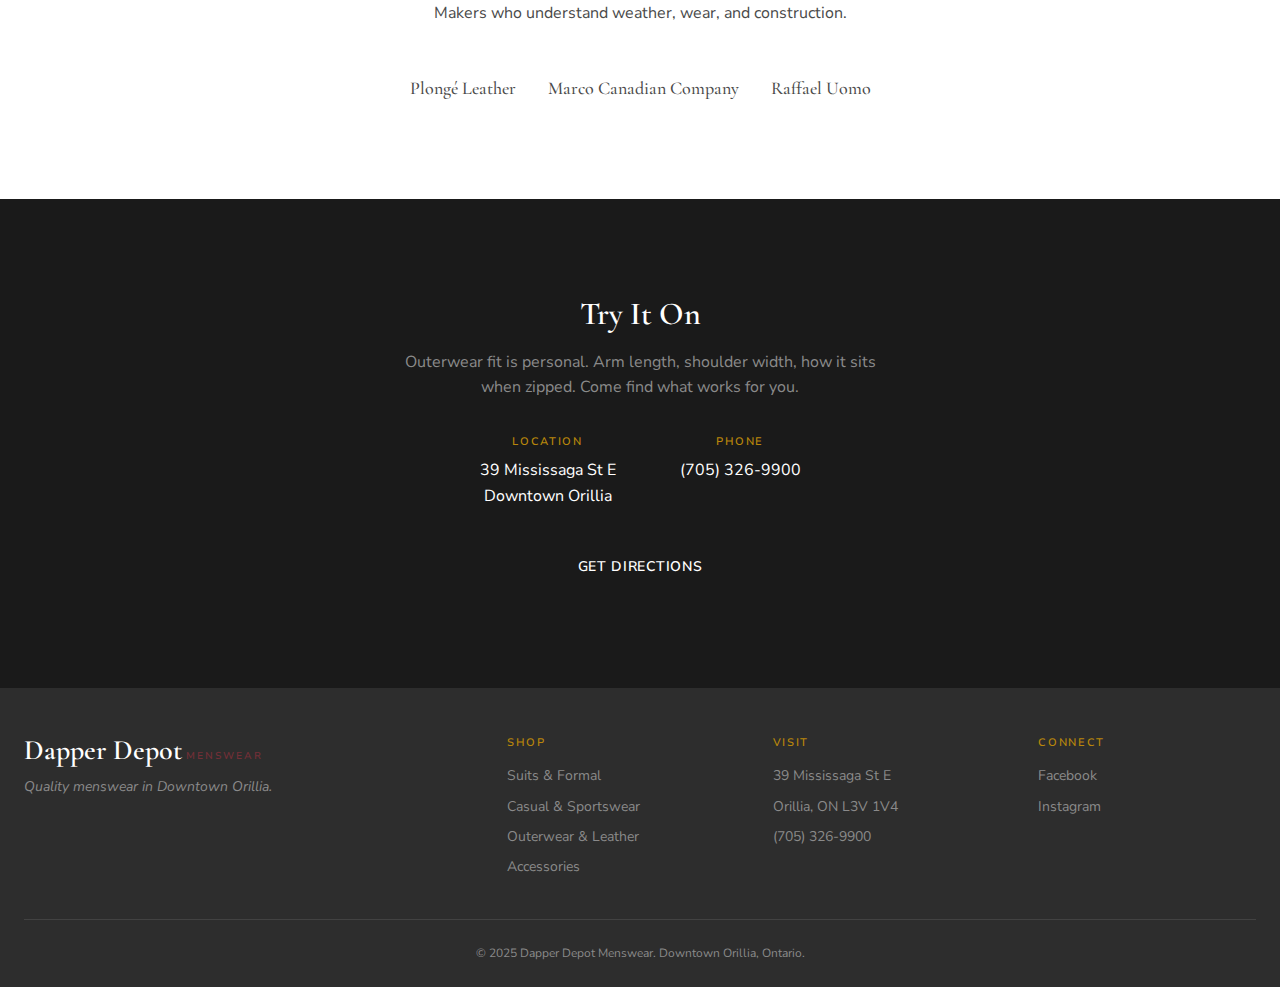
<file: outerwear-leather.html>
<!DOCTYPE html>
<html lang="en">
<head>
    <meta charset="UTF-8">
    <meta name="viewport" content="width=device-width, initial-scale=1.0">
    <title>Men's Leather Jackets & Outerwear | Coats & Jackets in Orillia</title>
    <meta name="description" content="Quality men's leather jackets, topcoats, and outerwear in Orillia. Plongé leather, winter coats & seasonal jackets at Dapper Depot Menswear, Downtown Orillia.">
    <link rel="icon" type="image/x-icon" href="favicon.ico">
    <link rel="preconnect" href="https://fonts.googleapis.com">
    <link rel="preconnect" href="https://fonts.gstatic.com" crossorigin>
    <link href="https://fonts.googleapis.com/css2?family=Cormorant+Garamond:wght@400;500;600;700&family=Nunito+Sans:wght@300;400;500;600&display=swap" rel="stylesheet">
    <link rel="stylesheet" href="styles.css">
</head>
<body>
    <header class="site-header">
        <div class="header-inner">
            <a href="index.html" class="logo">
                <span class="logo-text">Dapper Depot</span>
                <span class="logo-sub">Menswear</span>
            </a>
            <button class="mobile-menu-toggle" aria-label="Toggle menu">
                <span></span>
                <span></span>
                <span></span>
            </button>
            <nav class="main-nav">
                <ul>
                    <li><a href="index.html">Home</a></li>
                    <li><a href="about.html">About</a></li>
                    <li><a href="suits-formal.html">Suits & Formal</a></li>
                    <li><a href="casual-sportswear.html">Casual</a></li>
                    <li><a href="outerwear-leather.html" class="active">Outerwear</a></li>
                    <li><a href="accessories.html">Accessories</a></li>
                    <li><a href="contact.html">Contact</a></li>
                </ul>
            </nav>
        </div>
    </header>

    <main>
        <section class="page-hero">
            <h1>Outerwear & Leather</h1>
            <p>Jackets and coats built for Canadian weather and built to last.</p>
        </section>

        <section class="product-section">
            <div class="section-header">
                <h2>The Collection</h2>
                <p>Investment pieces that get better with age, not worse.</p>
            </div>
            <div class="product-grid">
                <div class="product-card">
                    <img src="images/Leather_jacket.jpg" alt="Plongé cognac leather jacket at Dapper Depot Orillia">
                    <div class="product-info">
                        <h3>Leather Jackets</h3>
                        <p>Real leather from real craftsmen. The kind that softens and develops character over years, not the kind that cracks and peels after one season.</p>
                    </div>
                </div>
                <div class="product-card">
                    <img src="images/coats_maybe.jpg" alt="Men's casual jackets at Dapper Depot Orillia">
                    <div class="product-info">
                        <h3>Casual Jackets</h3>
                        <p>Spring layers, fall windbreakers, golf jackets. Lightweight options that don't make you look like you're wearing a garbage bag.</p>
                    </div>
                </div>
                <div class="product-card">
                    <img src="images/top_coat.jpg" alt="Men's wool topcoat at Dapper Depot Orillia">
                    <div class="product-info">
                        <h3>Topcoats</h3>
                        <p>Wool overcoats that complete a suit. The finishing layer that separates looking sharp from looking almost there.</p>
                    </div>
                </div>
                <div class="product-card">
                    <img src="images/coats_perhaps.jpg" alt="Men's winter jackets and outerwear at Dapper Depot Orillia">
                    <div class="product-info">
                        <h3>Winter Coats</h3>
                        <p>This is Ontario. You need a real coat. We carry ones that handle -25 without making you look like a marshmallow.</p>
                    </div>
                </div>
            </div>
        </section>

        <section class="feature-banner">
            <div class="feature-content">
                <span class="feature-label">Buy Once</span>
                <h2>A Good Jacket Lasts Decades</h2>
                <p>Your dad probably still has his leather jacket from the '80s. That's because it was real leather, properly made. We carry that kind of stuff—not the bonded leather garbage that falls apart in two years.</p>
            </div>
        </section>

        <section class="brands" style="background: var(--color-white);">
            <div class="section-header">
                <h2>What We Carry</h2>
                <p>Makers who understand weather, wear, and construction.</p>
            </div>
            <div class="brand-list">
                <span>Plongé Leather</span>
                <span>Marco Canadian Company</span>
                <span>Raffael Uomo</span>
            </div>
        </section>

        <section class="cta-section">
            <div class="cta-content">
                <h2>Try It On</h2>
                <p>Outerwear fit is personal. Arm length, shoulder width, how it sits when zipped. Come find what works for you.</p>
                <div class="cta-details">
                    <div class="cta-info">
                        <strong>Location</strong>
                        <span>39 Mississaga St E</span>
                        <span>Downtown Orillia</span>
                    </div>
                    <div class="cta-info">
                        <strong>Phone</strong>
                        <a href="tel:7053269900">(705) 326-9900</a>
                    </div>
                </div>
                <a href="contact.html" class="btn btn-primary">Get Directions</a>
            </div>
        </section>
    </main>

    <footer class="site-footer">
        <div class="footer-inner">
            <div class="footer-brand">
                <span class="logo-text">Dapper Depot</span>
                <span class="logo-sub">Menswear</span>
                <p>Quality menswear in Downtown Orillia.</p>
            </div>
            <div class="footer-links">
                <h4>Shop</h4>
                <ul>
                    <li><a href="suits-formal.html">Suits & Formal</a></li>
                    <li><a href="casual-sportswear.html">Casual & Sportswear</a></li>
                    <li><a href="outerwear-leather.html">Outerwear & Leather</a></li>
                    <li><a href="accessories.html">Accessories</a></li>
                </ul>
            </div>
            <div class="footer-links">
                <h4>Visit</h4>
                <ul>
                    <li>39 Mississaga St E</li>
                    <li>Orillia, ON L3V 1V4</li>
                    <li><a href="tel:7053269900">(705) 326-9900</a></li>
                </ul>
            </div>
            <div class="footer-links">
                <h4>Connect</h4>
                <ul>
                    <li><a href="https://www.facebook.com/DapperDepotMenswear" target="_blank" rel="noopener">Facebook</a></li>
                    <li><a href="https://www.instagram.com/dapperdepotmenswear" target="_blank" rel="noopener">Instagram</a></li>
                </ul>
            </div>
        </div>
        <div class="footer-bottom">
            <p>&copy; 2025 Dapper Depot Menswear. Downtown Orillia, Ontario.</p>
        </div>
    </footer>

    <script src="script.js"></script>
</body>
</html>
</file>
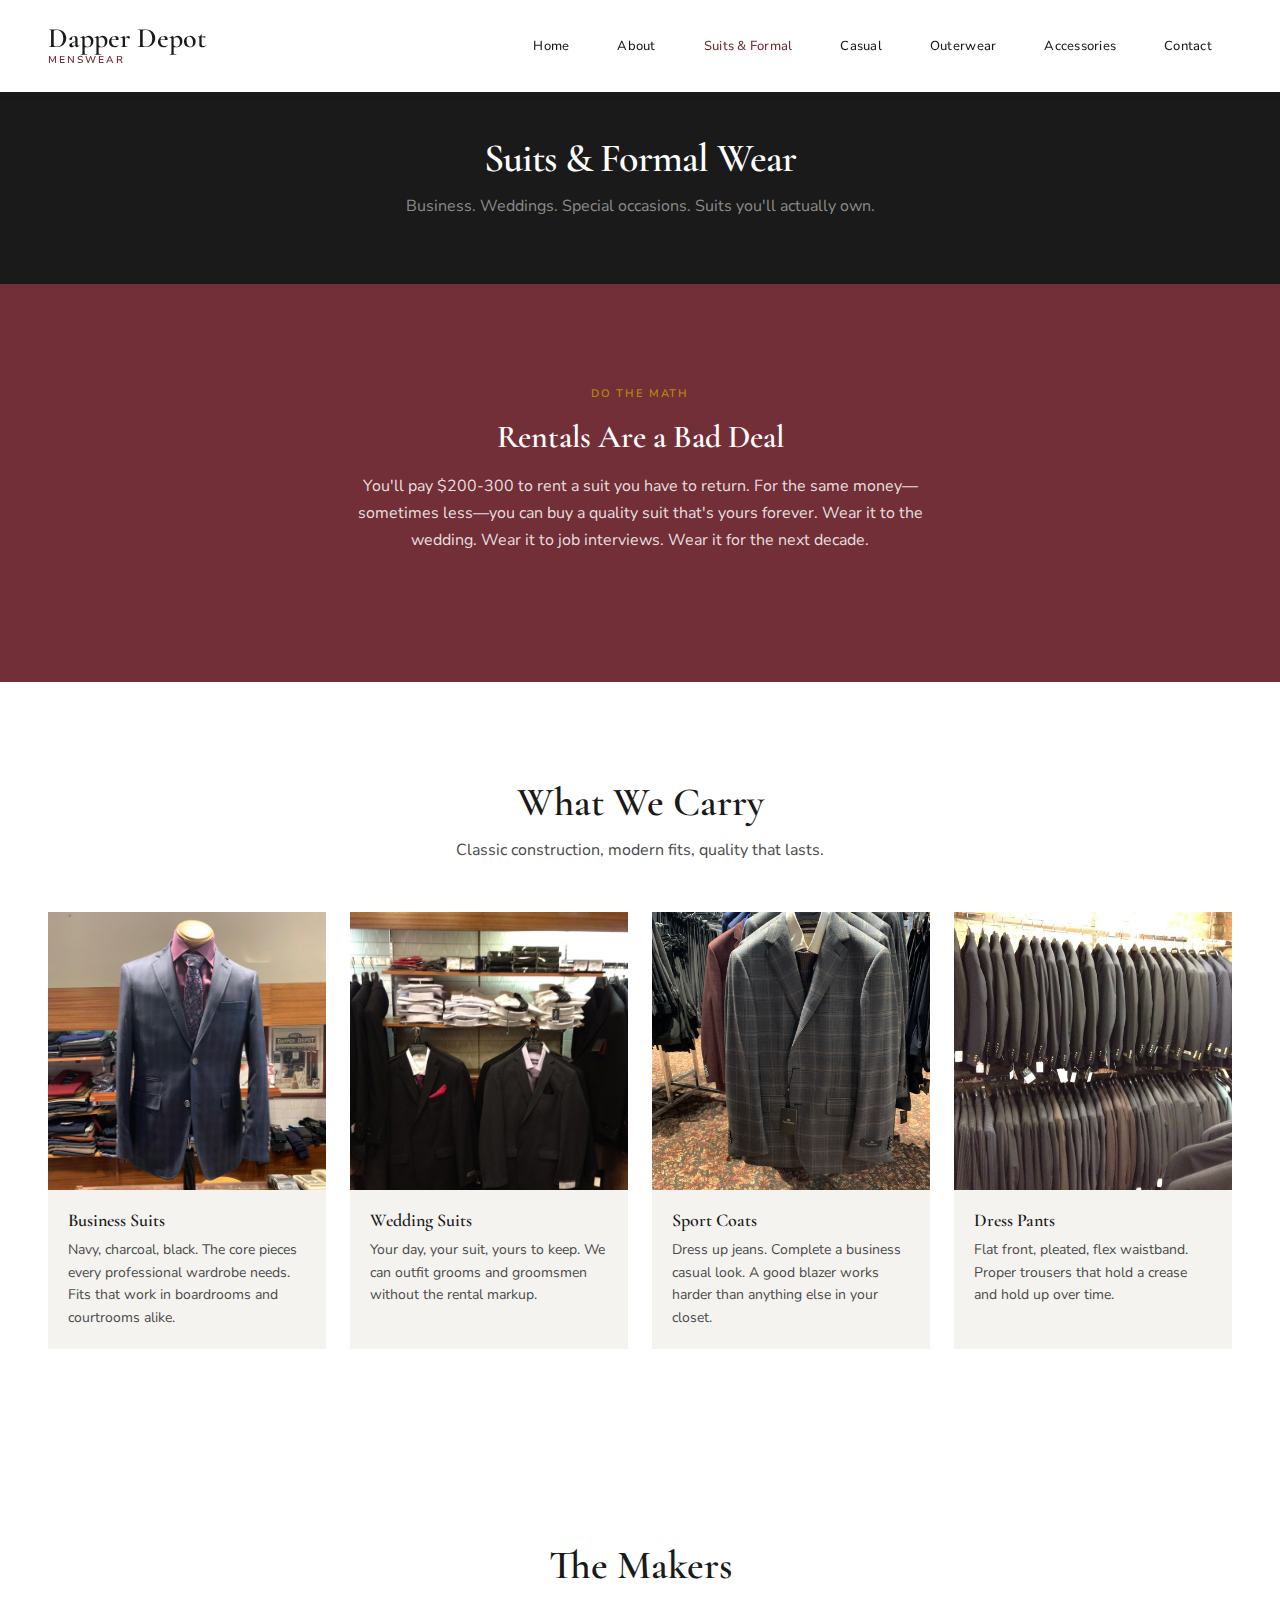
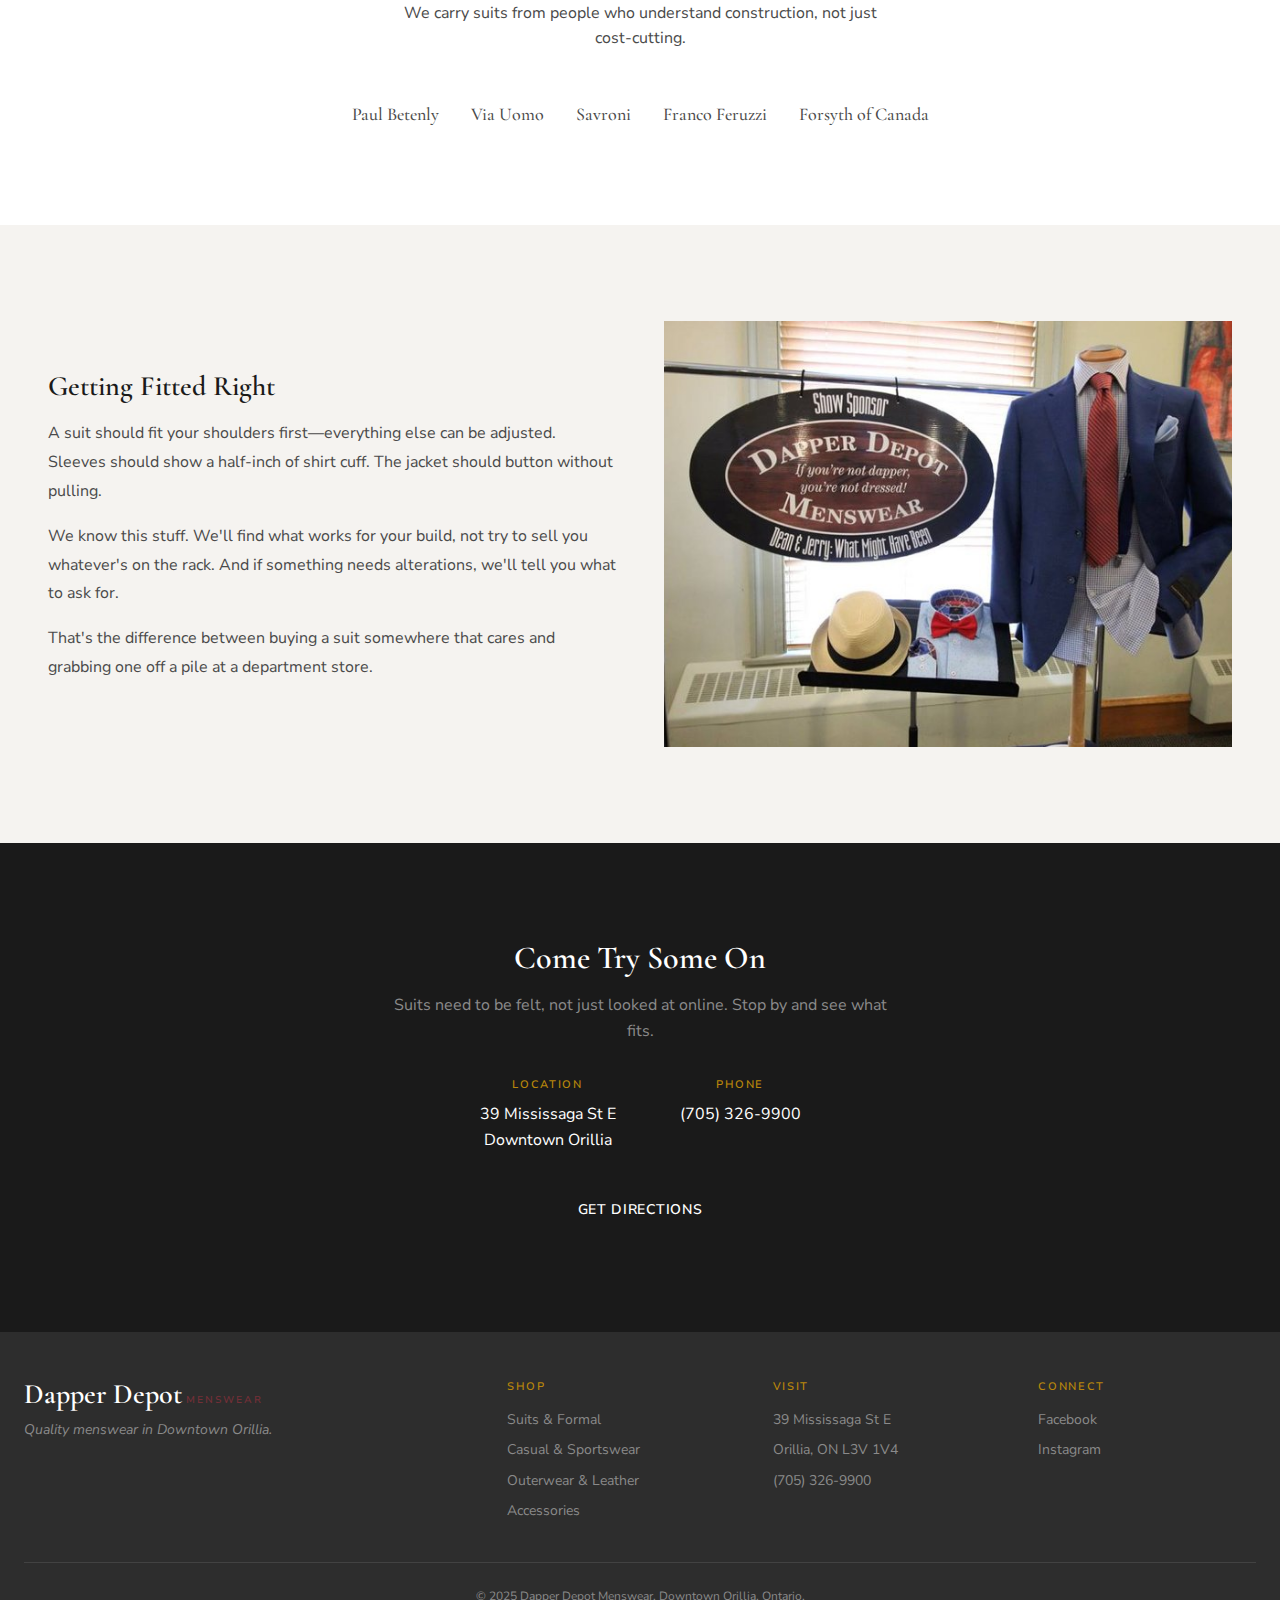
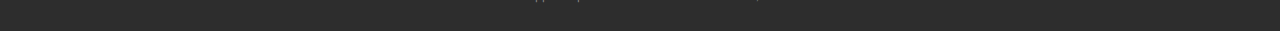
<file: suits-formal.html>
<!DOCTYPE html>
<html lang="en">
<head>
    <meta charset="UTF-8">
    <meta name="viewport" content="width=device-width, initial-scale=1.0">
    <title>Men's Suits & Formal Wear | Wedding & Business Suits in Orillia</title>
    <meta name="description" content="Quality men's suits for weddings, business, and special occasions in Orillia. Own your suit for the price of a rental. Personal fitting at Dapper Depot Menswear.">
    <link rel="icon" type="image/x-icon" href="favicon.ico">
    <link rel="preconnect" href="https://fonts.googleapis.com">
    <link rel="preconnect" href="https://fonts.gstatic.com" crossorigin>
    <link href="https://fonts.googleapis.com/css2?family=Cormorant+Garamond:wght@400;500;600;700&family=Nunito+Sans:wght@300;400;500;600&display=swap" rel="stylesheet">
    <link rel="stylesheet" href="styles.css">
</head>
<body>
    <header class="site-header">
        <div class="header-inner">
            <a href="index.html" class="logo">
                <span class="logo-text">Dapper Depot</span>
                <span class="logo-sub">Menswear</span>
            </a>
            <button class="mobile-menu-toggle" aria-label="Toggle menu">
                <span></span>
                <span></span>
                <span></span>
            </button>
            <nav class="main-nav">
                <ul>
                    <li><a href="index.html">Home</a></li>
                    <li><a href="about.html">About</a></li>
                    <li><a href="suits-formal.html" class="active">Suits & Formal</a></li>
                    <li><a href="casual-sportswear.html">Casual</a></li>
                    <li><a href="outerwear-leather.html">Outerwear</a></li>
                    <li><a href="accessories.html">Accessories</a></li>
                    <li><a href="contact.html">Contact</a></li>
                </ul>
            </nav>
        </div>
    </header>

    <main>
        <section class="page-hero">
            <h1>Suits & Formal Wear</h1>
            <p>Business. Weddings. Special occasions. Suits you'll actually own.</p>
        </section>

        <section class="feature-banner">
            <div class="feature-content">
                <span class="feature-label">Do The Math</span>
                <h2>Rentals Are a Bad Deal</h2>
                <p>You'll pay $200-300 to rent a suit you have to return. For the same money—sometimes less—you can buy a quality suit that's yours forever. Wear it to the wedding. Wear it to job interviews. Wear it for the next decade.</p>
            </div>
        </section>

        <section class="product-section">
            <div class="section-header">
                <h2>What We Carry</h2>
                <p>Classic construction, modern fits, quality that lasts.</p>
            </div>
            <div class="product-grid">
                <div class="product-card">
                    <img src="images/Suit_on_maiqin_1.jpg" alt="Navy blue business suit at Dapper Depot Orillia">
                    <div class="product-info">
                        <h3>Business Suits</h3>
                        <p>Navy, charcoal, black. The core pieces every professional wardrobe needs. Fits that work in boardrooms and courtrooms alike.</p>
                    </div>
                </div>
                <div class="product-card">
                    <img src="images/Black_Suits_dapper.jpg" alt="Wedding and formal suits at Dapper Depot">
                    <div class="product-info">
                        <h3>Wedding Suits</h3>
                        <p>Your day, your suit, yours to keep. We can outfit grooms and groomsmen without the rental markup.</p>
                    </div>
                </div>
                <div class="product-card">
                    <img src="images/Striped_suit_on_hanger.jpg" alt="Paul Betenly sport coat at Dapper Depot Orillia">
                    <div class="product-info">
                        <h3>Sport Coats</h3>
                        <p>Dress up jeans. Complete a business casual look. A good blazer works harder than anything else in your closet.</p>
                    </div>
                </div>
                <div class="product-card">
                    <img src="images/Suits_on_Hangers.jpg" alt="Selection of men's dress pants at Dapper Depot Orillia">
                    <div class="product-info">
                        <h3>Dress Pants</h3>
                        <p>Flat front, pleated, flex waistband. Proper trousers that hold a crease and hold up over time.</p>
                    </div>
                </div>
            </div>
        </section>

        <section class="brands" style="background: var(--color-white);">
            <div class="section-header">
                <h2>The Makers</h2>
                <p>We carry suits from people who understand construction, not just cost-cutting.</p>
            </div>
            <div class="brand-list">
                <span>Paul Betenly</span>
                <span>Via Uomo</span>
                <span>Savroni</span>
                <span>Franco Feruzzi</span>
                <span>Forsyth of Canada</span>
            </div>
        </section>

        <section class="about-content" style="background: var(--color-cream);">
            <div class="about-grid">
                <div class="about-text">
                    <h2>Getting Fitted Right</h2>
                    <p>A suit should fit your shoulders first—everything else can be adjusted. Sleeves should show a half-inch of shirt cuff. The jacket should button without pulling.</p>
                    <p>We know this stuff. We'll find what works for your build, not try to sell you whatever's on the rack. And if something needs alterations, we'll tell you what to ask for.</p>
                    <p>That's the difference between buying a suit somewhere that cares and grabbing one off a pile at a department store.</p>
                </div>
                <div class="about-image">
                    <img src="images/Daper_Sign.jpg" alt="Properly fitted suit on display at Dapper Depot">
                </div>
            </div>
        </section>

        <section class="cta-section">
            <div class="cta-content">
                <h2>Come Try Some On</h2>
                <p>Suits need to be felt, not just looked at online. Stop by and see what fits.</p>
                <div class="cta-details">
                    <div class="cta-info">
                        <strong>Location</strong>
                        <span>39 Mississaga St E</span>
                        <span>Downtown Orillia</span>
                    </div>
                    <div class="cta-info">
                        <strong>Phone</strong>
                        <a href="tel:7053269900">(705) 326-9900</a>
                    </div>
                </div>
                <a href="contact.html" class="btn btn-primary">Get Directions</a>
            </div>
        </section>
    </main>

    <footer class="site-footer">
        <div class="footer-inner">
            <div class="footer-brand">
                <span class="logo-text">Dapper Depot</span>
                <span class="logo-sub">Menswear</span>
                <p>Quality menswear in Downtown Orillia.</p>
            </div>
            <div class="footer-links">
                <h4>Shop</h4>
                <ul>
                    <li><a href="suits-formal.html">Suits & Formal</a></li>
                    <li><a href="casual-sportswear.html">Casual & Sportswear</a></li>
                    <li><a href="outerwear-leather.html">Outerwear & Leather</a></li>
                    <li><a href="accessories.html">Accessories</a></li>
                </ul>
            </div>
            <div class="footer-links">
                <h4>Visit</h4>
                <ul>
                    <li>39 Mississaga St E</li>
                    <li>Orillia, ON L3V 1V4</li>
                    <li><a href="tel:7053269900">(705) 326-9900</a></li>
                </ul>
            </div>
            <div class="footer-links">
                <h4>Connect</h4>
                <ul>
                    <li><a href="https://www.facebook.com/DapperDepotMenswear" target="_blank" rel="noopener">Facebook</a></li>
                    <li><a href="https://www.instagram.com/dapperdepotmenswear" target="_blank" rel="noopener">Instagram</a></li>
                </ul>
            </div>
        </div>
        <div class="footer-bottom">
            <p>&copy; 2025 Dapper Depot Menswear. Downtown Orillia, Ontario.</p>
        </div>
    </footer>

    <script src="script.js"></script>
</body>
</html>
</file>
<file: styles.css>
/* ========================================
   DAPPER DEPOT MENSWEAR
   Mobile-first, refined menswear aesthetic
   ======================================== */

:root {
    --color-charcoal: #1a1a1a;
    --color-slate: #2d2d2d;
    --color-warm-gray: #4a4a4a;
    --color-silver: #8a8a8a;
    --color-cream: #f5f3f0;
    --color-white: #ffffff;
    --color-burgundy: #722f37;
    --color-gold: #b8860b;
    --color-navy: #1c2841;
    
    --font-display: 'Cormorant Garamond', Georgia, serif;
    --font-body: 'Nunito Sans', -apple-system, sans-serif;
    
    --shadow-sm: 0 2px 8px rgba(0,0,0,0.08);
    --shadow-md: 0 4px 20px rgba(0,0,0,0.12);
    --shadow-lg: 0 8px 40px rgba(0,0,0,0.16);
    
    --transition: 0.3s ease;
}

* {
    margin: 0;
    padding: 0;
    box-sizing: border-box;
}

html {
    font-size: 16px;
    scroll-behavior: smooth;
}

body {
    font-family: var(--font-body);
    font-weight: 400;
    line-height: 1.6;
    color: var(--color-charcoal);
    background: var(--color-cream);
}

img {
    max-width: 100%;
    height: auto;
    display: block;
}

a {
    color: inherit;
    text-decoration: none;
}

/* ========================================
   TYPOGRAPHY
   ======================================== */

h1, h2, h3, h4 {
    font-family: var(--font-display);
    font-weight: 600;
    line-height: 1.2;
}

h1 {
    font-size: 2.5rem;
    letter-spacing: -0.02em;
}

h2 {
    font-size: 2rem;
}

h3 {
    font-size: 1.5rem;
}

h4 {
    font-size: 1.125rem;
}

/* ========================================
   BUTTONS
   ======================================== */

.btn {
    display: inline-block;
    padding: 0.875rem 2rem;
    font-family: var(--font-body);
    font-size: 0.875rem;
    font-weight: 600;
    letter-spacing: 0.05em;
    text-transform: uppercase;
    border: none;
    cursor: pointer;
    transition: var(--transition);
}

.btn-primary {
    background: var(--color-charcoal);
    color: var(--color-white);
}

.btn-primary:hover {
    background: var(--color-burgundy);
    transform: translateY(-2px);
    box-shadow: var(--shadow-md);
}

.btn-secondary {
    background: transparent;
    color: var(--color-charcoal);
    border: 2px solid var(--color-charcoal);
}

.btn-secondary:hover {
    background: var(--color-charcoal);
    color: var(--color-white);
}

.btn-light {
    background: var(--color-white);
    color: var(--color-charcoal);
}

.btn-light:hover {
    background: var(--color-cream);
    transform: translateY(-2px);
    box-shadow: var(--shadow-md);
}

/* ========================================
   HEADER
   ======================================== */

.site-header {
    position: fixed;
    top: 0;
    left: 0;
    right: 0;
    z-index: 1000;
    background: var(--color-white);
    box-shadow: var(--shadow-sm);
}

.header-inner {
    display: flex;
    justify-content: space-between;
    align-items: center;
    padding: 1rem 1.5rem;
    max-width: 1400px;
    margin: 0 auto;
}

.logo {
    display: flex;
    flex-direction: column;
}

.logo-text {
    font-family: var(--font-display);
    font-size: 1.5rem;
    font-weight: 600;
    color: var(--color-charcoal);
    line-height: 1;
}

.logo-sub {
    font-family: var(--font-body);
    font-size: 0.625rem;
    font-weight: 600;
    letter-spacing: 0.2em;
    text-transform: uppercase;
    color: var(--color-burgundy);
}

.mobile-menu-toggle {
    display: flex;
    flex-direction: column;
    justify-content: center;
    gap: 5px;
    width: 28px;
    height: 28px;
    background: none;
    border: none;
    cursor: pointer;
    padding: 0;
}

.mobile-menu-toggle span {
    display: block;
    width: 100%;
    height: 2px;
    background: var(--color-charcoal);
    transition: var(--transition);
}

.mobile-menu-toggle.active span:nth-child(1) {
    transform: rotate(45deg) translate(5px, 5px);
}

.mobile-menu-toggle.active span:nth-child(2) {
    opacity: 0;
}

.mobile-menu-toggle.active span:nth-child(3) {
    transform: rotate(-45deg) translate(5px, -5px);
}

.main-nav {
    display: none;
    position: absolute;
    top: 100%;
    left: 0;
    right: 0;
    background: var(--color-white);
    box-shadow: var(--shadow-md);
}

.main-nav.active {
    display: block;
}

.main-nav ul {
    list-style: none;
}

.main-nav a {
    display: block;
    padding: 1rem 1.5rem;
    font-size: 0.875rem;
    font-weight: 500;
    letter-spacing: 0.02em;
    border-bottom: 1px solid rgba(0,0,0,0.05);
    transition: var(--transition);
}

.main-nav a:hover,
.main-nav a.active {
    background: var(--color-cream);
    color: var(--color-burgundy);
}

/* ========================================
   HERO
   ======================================== */

.hero {
    margin-top: 70px;
    background: var(--color-charcoal);
    color: var(--color-white);
}

.hero-image {
    height: 50vh;
    min-height: 300px;
    overflow: hidden;
}

.hero-image img {
    width: 100%;
    height: 100%;
    object-fit: cover;
    object-position: center top;
}

.hero-content {
    padding: 3rem 1.5rem;
    text-align: center;
}

.hero-tagline {
    font-family: var(--font-display);
    font-size: 1.125rem;
    font-style: italic;
    color: var(--color-gold);
    margin-bottom: 0.5rem;
}

.hero h1 {
    font-size: 2.5rem;
    margin-bottom: 1rem;
}

.hero-desc {
    font-size: 1rem;
    color: var(--color-silver);
    max-width: 500px;
    margin: 0 auto 2rem;
    line-height: 1.7;
}

.hero-cta {
    display: flex;
    flex-direction: column;
    gap: 1rem;
}

.hero-cta .btn-secondary {
    border-color: var(--color-white);
    color: var(--color-white);
}

.hero-cta .btn-secondary:hover {
    background: var(--color-white);
    color: var(--color-charcoal);
}

/* ========================================
   TRUST BAR
   ======================================== */

.trust-bar {
    display: grid;
    grid-template-columns: repeat(3, 1fr);
    background: var(--color-navy);
    color: var(--color-white);
    text-align: center;
    padding: 1.5rem 1rem;
}

.trust-item {
    display: flex;
    flex-direction: column;
    padding: 0.5rem;
}

.trust-number {
    font-family: var(--font-display);
    font-size: 1.25rem;
    font-weight: 600;
    color: var(--color-gold);
}

.trust-label {
    font-size: 0.625rem;
    font-weight: 500;
    letter-spacing: 0.05em;
    text-transform: uppercase;
    color: rgba(255,255,255,0.7);
    margin-top: 0.25rem;
}

/* ========================================
   SECTIONS
   ======================================== */

section {
    padding: 4rem 1.5rem;
}

.section-header {
    text-align: center;
    margin-bottom: 3rem;
}

.section-header h2 {
    margin-bottom: 0.75rem;
}

.section-header p {
    color: var(--color-warm-gray);
    max-width: 500px;
    margin: 0 auto;
}

/* ========================================
   CATEGORY GRID
   ======================================== */

.categories {
    background: var(--color-white);
}

.category-grid {
    display: grid;
    gap: 1rem;
}

.category-card {
    position: relative;
    display: block;
    aspect-ratio: 4/3;
    overflow: hidden;
    background: var(--color-charcoal);
}

.category-card img {
    width: 100%;
    height: 100%;
    object-fit: cover;
    transition: transform 0.5s ease, opacity 0.3s ease;
    opacity: 0.85;
}

.category-card:hover img {
    transform: scale(1.05);
    opacity: 0.7;
}

.category-overlay {
    position: absolute;
    bottom: 0;
    left: 0;
    right: 0;
    padding: 1.5rem;
    background: linear-gradient(to top, rgba(0,0,0,0.8) 0%, transparent 100%);
    color: var(--color-white);
}

.category-overlay h3 {
    font-size: 1.25rem;
    margin-bottom: 0.25rem;
}

.category-overlay p {
    font-size: 0.8125rem;
    color: rgba(255,255,255,0.75);
}

/* ========================================
   FEATURE BANNER
   ======================================== */

.feature-banner {
    background: var(--color-burgundy);
    color: var(--color-white);
    text-align: center;
}

.feature-label {
    display: inline-block;
    font-size: 0.6875rem;
    font-weight: 600;
    letter-spacing: 0.15em;
    text-transform: uppercase;
    color: var(--color-gold);
    margin-bottom: 1rem;
}

.feature-banner h2 {
    font-size: 2rem;
    margin-bottom: 1rem;
}

.feature-banner p {
    color: rgba(255,255,255,0.85);
    max-width: 600px;
    margin: 0 auto 2rem;
    line-height: 1.7;
}

/* ========================================
   BRANDS
   ======================================== */

.brands {
    background: var(--color-cream);
}

.brand-list {
    display: flex;
    flex-wrap: wrap;
    justify-content: center;
    gap: 1.5rem 2rem;
}

.brand-list span {
    font-family: var(--font-display);
    font-size: 1rem;
    font-weight: 500;
    color: var(--color-warm-gray);
    white-space: nowrap;
}

/* ========================================
   CTA SECTION
   ======================================== */

.cta-section {
    background: var(--color-charcoal);
    color: var(--color-white);
    text-align: center;
}

.cta-section h2 {
    font-size: 2rem;
    margin-bottom: 1rem;
}

.cta-section > .cta-content > p {
    color: var(--color-silver);
    max-width: 500px;
    margin: 0 auto 2rem;
}

.cta-details {
    display: flex;
    flex-direction: column;
    gap: 1.5rem;
    margin-bottom: 2rem;
}

.cta-info {
    display: flex;
    flex-direction: column;
}

.cta-info strong {
    font-size: 0.6875rem;
    font-weight: 600;
    letter-spacing: 0.15em;
    text-transform: uppercase;
    color: var(--color-gold);
    margin-bottom: 0.5rem;
}

.cta-info span,
.cta-info a {
    font-size: 1rem;
    color: var(--color-white);
}

.cta-info a:hover {
    color: var(--color-gold);
}

/* ========================================
   FOOTER
   ======================================== */

.site-footer {
    background: var(--color-slate);
    color: var(--color-white);
    padding: 3rem 1.5rem 1.5rem;
}

.footer-inner {
    display: grid;
    gap: 2rem;
    margin-bottom: 2rem;
}

.footer-brand .logo-text {
    color: var(--color-white);
}

.footer-brand p {
    font-style: italic;
    font-size: 0.875rem;
    color: var(--color-silver);
    margin-top: 0.5rem;
}

.footer-links h4 {
    font-family: var(--font-body);
    font-size: 0.6875rem;
    font-weight: 600;
    letter-spacing: 0.15em;
    text-transform: uppercase;
    color: var(--color-gold);
    margin-bottom: 1rem;
}

.footer-links ul {
    list-style: none;
}

.footer-links li {
    font-size: 0.875rem;
    color: var(--color-silver);
    margin-bottom: 0.5rem;
}

.footer-links a:hover {
    color: var(--color-white);
}

.footer-bottom {
    padding-top: 1.5rem;
    border-top: 1px solid rgba(255,255,255,0.1);
}

.footer-bottom p {
    font-size: 0.75rem;
    color: var(--color-silver);
    text-align: center;
}

/* ========================================
   PAGE HERO (Internal pages)
   ======================================== */

.page-hero {
    margin-top: 70px;
    padding: 4rem 1.5rem;
    background: var(--color-charcoal);
    color: var(--color-white);
    text-align: center;
}

.page-hero h1 {
    font-size: 2.5rem;
    margin-bottom: 0.75rem;
}

.page-hero p {
    color: var(--color-silver);
    max-width: 600px;
    margin: 0 auto;
}

/* ========================================
   PRODUCT GRID
   ======================================== */

.product-section {
    background: var(--color-white);
}

.product-grid {
    display: grid;
    gap: 1.5rem;
}

.product-card {
    background: var(--color-cream);
    overflow: hidden;
}

.product-card img {
    width: 100%;
    aspect-ratio: 1/1;
    object-fit: cover;
    transition: transform 0.5s ease;
}

.product-card:hover img {
    transform: scale(1.03);
}

.product-info {
    padding: 1.25rem;
}

.product-info h3 {
    font-size: 1.125rem;
    margin-bottom: 0.5rem;
}

.product-info p {
    font-size: 0.875rem;
    color: var(--color-warm-gray);
}

/* ========================================
   ABOUT PAGE
   ======================================== */

.about-content {
    background: var(--color-white);
}

.about-grid {
    display: grid;
    gap: 2rem;
}

.about-text h2 {
    font-size: 1.75rem;
    margin-bottom: 1rem;
}

.about-text p {
    color: var(--color-warm-gray);
    margin-bottom: 1rem;
    line-height: 1.8;
}

.about-image img {
    width: 100%;
    aspect-ratio: 4/3;
    object-fit: cover;
}

/* ========================================
   CONTACT PAGE
   ======================================== */

.contact-content {
    background: var(--color-white);
}

.contact-grid {
    display: grid;
    gap: 2rem;
}

.contact-info h2 {
    font-size: 1.75rem;
    margin-bottom: 1.5rem;
}

.contact-block {
    margin-bottom: 2rem;
}

.contact-block h4 {
    font-family: var(--font-body);
    font-size: 0.6875rem;
    font-weight: 600;
    letter-spacing: 0.15em;
    text-transform: uppercase;
    color: var(--color-burgundy);
    margin-bottom: 0.75rem;
}

.contact-block p,
.contact-block a {
    font-size: 1rem;
    color: var(--color-charcoal);
    line-height: 1.7;
}

.contact-block a:hover {
    color: var(--color-burgundy);
}

.hours-list {
    list-style: none;
}

.hours-list li {
    display: flex;
    justify-content: space-between;
    padding: 0.5rem 0;
    border-bottom: 1px solid rgba(0,0,0,0.05);
    font-size: 0.9375rem;
}

.hours-list .day {
    font-weight: 500;
}

.map-container {
    height: 300px;
    background: var(--color-cream);
}

.map-container iframe {
    width: 100%;
    height: 100%;
    border: none;
}

/* ========================================
   TABLET+ (768px)
   ======================================== */

@media (min-width: 768px) {
    h1 {
        font-size: 3.5rem;
    }
    
    h2 {
        font-size: 2.5rem;
    }
    
    .header-inner {
        padding: 1.25rem 2rem;
    }
    
    .mobile-menu-toggle {
        display: none;
    }
    
    .main-nav {
        display: block;
        position: static;
        background: none;
        box-shadow: none;
    }
    
    .main-nav ul {
        display: flex;
        gap: 0.5rem;
    }
    
    .main-nav a {
        padding: 0.5rem 1rem;
        border-bottom: none;
        font-size: 0.8125rem;
    }
    
    .main-nav a:hover,
    .main-nav a.active {
        background: none;
        color: var(--color-burgundy);
    }
    
    .hero {
        display: grid;
        grid-template-columns: 1fr 1fr;
        margin-top: 75px;
        min-height: 70vh;
    }
    
    .hero-image {
        height: auto;
        min-height: 500px;
    }
    
    .hero-content {
        display: flex;
        flex-direction: column;
        justify-content: center;
        padding: 3rem;
        text-align: left;
    }
    
    .hero h1 {
        font-size: 3rem;
    }
    
    .hero-desc {
        margin: 0 0 2rem;
    }
    
    .hero-cta {
        flex-direction: row;
    }
    
    .trust-bar {
        padding: 2rem;
    }
    
    .trust-number {
        font-size: 1.5rem;
    }
    
    .trust-label {
        font-size: 0.6875rem;
    }
    
    section {
        padding: 5rem 2rem;
    }
    
    .category-grid {
        grid-template-columns: repeat(2, 1fr);
        gap: 1.5rem;
    }
    
    .category-large {
        grid-column: span 2;
        aspect-ratio: 21/9;
    }
    
    .product-grid {
        grid-template-columns: repeat(2, 1fr);
    }
    
    .about-grid {
        grid-template-columns: 1fr 1fr;
        gap: 3rem;
        align-items: center;
    }
    
    .contact-grid {
        grid-template-columns: 1fr 1fr;
        gap: 3rem;
    }
    
    .footer-inner {
        grid-template-columns: 2fr 1fr 1fr 1fr;
        gap: 3rem;
    }
    
    .cta-details {
        flex-direction: row;
        justify-content: center;
        gap: 4rem;
    }
}

/* ========================================
   DESKTOP (1024px)
   ======================================== */

@media (min-width: 1024px) {
    .header-inner {
        padding: 1.5rem 3rem;
    }
    
    .logo-text {
        font-size: 1.75rem;
    }
    
    .main-nav a {
        padding: 0.5rem 1.25rem;
    }
    
    .hero-content {
        padding: 4rem;
    }
    
    .hero h1 {
        font-size: 3.5rem;
    }
    
    section {
        padding: 6rem 3rem;
    }
    
    .category-grid {
        grid-template-columns: 2fr 1fr 1fr;
        grid-template-rows: auto auto;
    }
    
    .category-large {
        grid-column: 1;
        grid-row: span 2;
        aspect-ratio: auto;
    }
    
    .category-card:not(.category-large) {
        aspect-ratio: 4/3;
    }
    
    .product-grid {
        grid-template-columns: repeat(3, 1fr);
    }
    
    .brand-list span {
        font-size: 1.125rem;
    }
}

/* ========================================
   LARGE DESKTOP (1280px)
   ======================================== */

@media (min-width: 1280px) {
    .header-inner,
    .hero-content,
    section {
        max-width: 1400px;
        margin-left: auto;
        margin-right: auto;
    }
    
    .hero {
        max-width: none;
    }
    
    .hero-content {
        padding: 5rem;
    }
    
    .product-grid {
        grid-template-columns: repeat(4, 1fr);
    }
}
</file>
